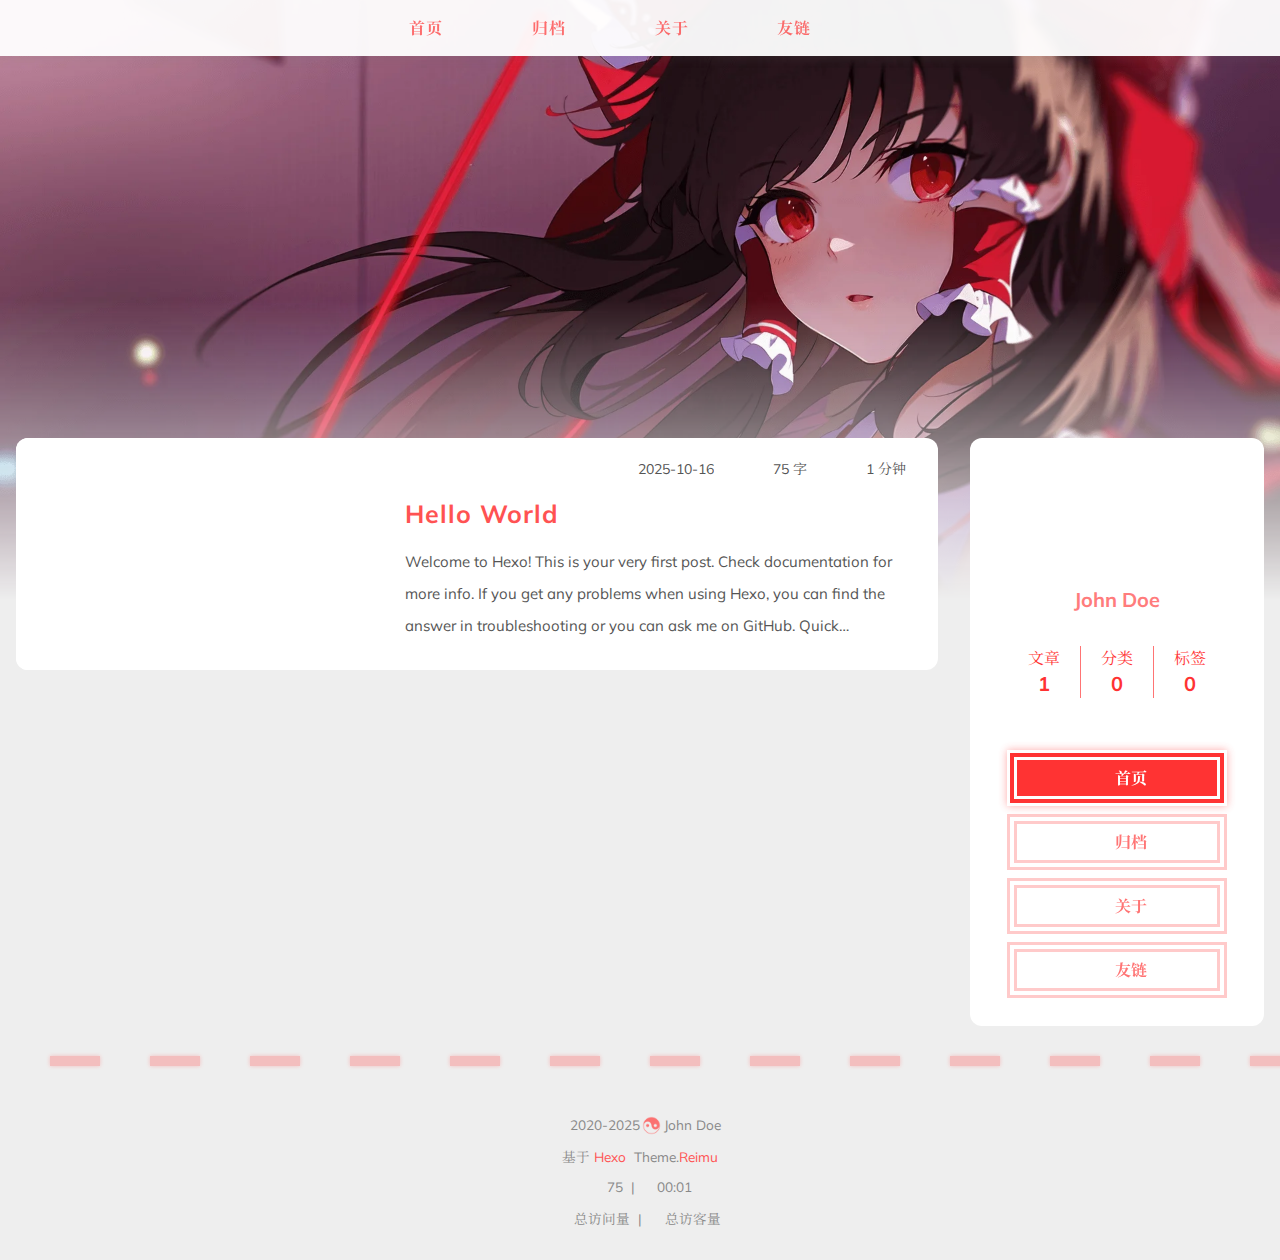
<file: index.html>
<!DOCTYPE html>
  <html lang="zh-CN"  
    
      data-theme-mode="auto"
    
  >
  <head>
  
  <meta charset="utf-8">
  

  

  

  <script>window.REIMU_CONFIG = {};window.REIMU_CONFIG.icon_font = '4552607_4k4bc36ef96';window.REIMU_CONFIG.clipboard_tips = {"success":{"zh-CN":"复制成功 (*^▽^*)"},"fail":{"zh-CN":"复制失败 (ﾟ⊿ﾟ)ﾂ"},"copyright":{"enable":false,"count":50,"license_type":"by-nc-sa"}};window.REIMU_CONFIG.clipboard_tips.copyright.content = '本博客所有文章除特别声明外，均采用 BY-NC-SA 许可协议。转载请注明出处！';window.REIMU_CONFIG.code_block = {"expand":true};window.REIMU_CONFIG.base = 'http://example.com';</script>
  
  <title>
    
    Hexo
  </title>
  <meta name="viewport" content="width=device-width, initial-scale=1, shrink-to-fit=no">
  
  
    <link rel="preconnect" href="https://fonts.gstatic.com/" crossorigin><link rel="preload" as="style" href="https://fonts.googleapis.com/css?family=Mulish:400,400italic,700,700italic%7CNoto%20Serif%20SC:400,400italic,700,700italic&display=swap"><link rel="stylesheet" href="https://fonts.googleapis.com/css?family=Mulish:400,400italic,700,700italic%7CNoto%20Serif%20SC:400,400italic,700,700italic&display=swap" media="print" onload="this.media&#x3D;&#39;all&#39;">
  
  
    <link rel="preload" href="//at.alicdn.com/t/c/font_4552607_4k4bc36ef96.woff2" as="font" type="font/woff2" crossorigin="anonymous">
  
  
    
<link rel="stylesheet" href="/css/loader.css">

  
  
    <meta property="og:type" content="website">
<meta property="og:title" content="Hexo">
<meta property="og:url" content="http://example.com/index.html">
<meta property="og:site_name" content="Hexo">
<meta property="og:locale" content="zh_CN">
<meta property="og:image" content="http://example.com/images/banner.webp">
<meta property="article:author" content="John Doe">
<meta name="twitter:card" content="summary">
<meta name="twitter:image" content="http://example.com/images/banner.webp">
  
  
    <link rel="alternate" href="/atom.xml" title="Hexo" type="application/atom+xml">
  
  
    <link rel="shortcut icon" href="/images/favicon.ico">
  
  
<link rel="stylesheet" href="/css/style.css">

  <link rel="preload" as="style" onload="this.onload&#x3D;null;this.rel&#x3D;&#39;stylesheet&#39;" href="https://npm.webcache.cn/photoswipe@5.4.4/dist/photoswipe.css" integrity="sha384-IfxC36XL&#x2F;toUyJ939C73PcgMuRzAZuIzZxE38drsmO5p6jD7ei+Zx&#x2F;1oA&#x2F;0l8ysE" crossorigin="anonymous">
  
  
  
  
    
<script src="https://npm.webcache.cn/pace-js@1.2.4/pace.min.js" integrity="sha384-k6YtvFUEIuEFBdrLKJ3YAUbBki333tj1CSUisai5Cswsg9wcLNaPzsTHDswp4Az8" crossorigin="anonymous"></script>

  
  
    
<link rel="stylesheet" href="https://npm.webcache.cn/@reimujs/aos@0.1.2/dist/aos.css" integrity="sha384-GMRP93c6Hkz9JVKGAuRR3nTS7M07RwPgTFenXiosjq2VbVgvdDNcz1g6Mkj8AONa" crossorigin="anonymous">

  
  
  
<meta name="generator" content="Hexo 7.3.0"></head>

  <body>
    
    
  <div id='loader'>
    <div class="loading-left-bg loading-bg"></div>
    <div class="loading-right-bg loading-bg"></div>
    <div class="spinner-box">
      <div class="loading-taichi rotate">
        
          <svg width="150" height="150" viewBox="0 0 1024 1024" class="icon" version="1.1" xmlns="https://www.w3.org/2000/svg" shape-rendering="geometricPrecision">
            <path d="M303.5 432A80 80 0 0 1 291.5 592A80 80 0 0 1 303.5 432z" fill="var(--red-1, #ff5252)" />
            <path d="M512 65A447 447 0 0 1 512 959L512 929A417 417 0 0 0 512 95A417 417 0 0 0 512 929L512 959A447 447 0 0 1 512 65z 
           M512 95A417 417 0 0 1 929 512A208.5 208.5 0 0 1 720.5 720.5L720.5 592A80 80 0 0 0 720.5 432A80 80 0 0 0 720.5 592L720.5 720.5A208.5 208.5 0 0 1 512 512A208.5 208.5 0 0 0 303.5 303.5A208.5 208.5 0 0 0 95 512A417 417 0 0 1 512 95z" fill="var(--red-1, #ff5252)" />
          </svg>
        
      </div>
      
      
        
      
      <div class="loading-word">少女祈祷中...</div>
    </div>
  </div>
  </div>
  <script>
    var time = null;
    var loaderEl = document.getElementById('loader');
    var startLoading = () => {
      time = Date.now();
      loaderEl.classList.remove("loading");
    }
    var hideLoader = () => {
      document.body.style.overflow = 'auto';
      loader.classList.add('loading');
    };

    var endLoading = () => {
      if (!time) {
        hideLoader();
      } else {
        if (Date.now() - time > 500) {
          time = null;
          hideLoader();
        } else {
          setTimeout(endLoading, 500 - (Date.now() - time));
          time = null;
        }
      }
    }
    window.addEventListener('DOMContentLoaded', endLoading);
    loaderEl.addEventListener('click', endLoading);
  </script>

<div id="copy-tooltip"></div>
<div id="heatmap-tooltip"></div>


    <div id="container">
      <div id="wrap">
        <div id="header-nav">
  <nav id="main-nav" aria-label="Primary navigation">
    
      
        <span class="main-nav-link-wrap">
          <div class="main-nav-icon icon rotate">
             
              &#xe62b;
             
          </div>
          <a class="main-nav-link" href="/">首页</a>
        </span>
      
        <span class="main-nav-link-wrap">
          <div class="main-nav-icon icon rotate">
             
              &#xe62b;
             
          </div>
          <a class="main-nav-link" href="/archives">归档</a>
        </span>
      
        <span class="main-nav-link-wrap">
          <div class="main-nav-icon icon rotate">
             
              &#xe62b;
             
          </div>
          <a class="main-nav-link" href="/about">关于</a>
        </span>
      
        <span class="main-nav-link-wrap">
          <div class="main-nav-icon icon rotate">
             
              &#xe62b;
             
          </div>
          <a class="main-nav-link" href="/friend">友链</a>
        </span>
      
    
    <a id="main-nav-toggle" class="nav-icon" aria-label="Toggle navigation" role="button"></a>
  </nav>
  <nav id="sub-nav" aria-label="Secondary navigation">
    
      <a id="nav-rss-link" class="nav-icon" href="/atom.xml" title="RSS 订阅" aria-label="RSS 订阅" target="_blank"></a>
    
    
  </nav>
  
</div>
<header id="header" aria-label="Site header">
  
    
      <picture>
        
      </picture>
      
        <img  fetchpriority="high" src="/images/banner.webp" alt="">
      
    
  
  <div id="header-outer">
    <div id="header-title">
      
        
        
          <span id="logo">
            <h1 data-aos="slide-up">Hexo</h1>
          </span>
        
      
      
        
        <h2 id="subtitle-wrap" data-aos="slide-down">
          
        </h2>
      
    </div>
  </div>
</header>

        <div id="content" aria-label="Page content"  class="sidebar-right" >
          <aside id="sidebar" aria-label="Sidebar">
  
  <div class="sidebar-wrapper-container ">
  
    
    
  
 
  <div class="sidebar-wrapper">
    <div class="sidebar-wrap" data-aos="fade-up">
      
        <div class="sidebar-author">
  <img data-src="/avatar/avatar.webp" data-sizes="auto" alt="John Doe" class="lazyload">
  <div class="sidebar-author-name">John Doe</div>
  <div class="sidebar-description"></div>
</div>
<div class="sidebar-state">
  <div class="sidebar-state-article">
    <div>文章</div>
    <div class="sidebar-state-number">1</div>
  </div>
  <div class="sidebar-state-category">
    <div>分类</div>
    <div class="sidebar-state-number">0</div>
  </div>
  <div class="sidebar-state-tag">
    <div>标签</div>
    <div class="sidebar-state-number">0</div>
  </div>
</div>
<div class="sidebar-social">
  
</div>
<div class="sidebar-menu">
  
    
      <div class="sidebar-menu-link-wrap">
        <a class="sidebar-menu-link-dummy" href="/" aria-label="首页"></a>
        <div class="sidebar-menu-icon icon rotate">
          
            &#xe62b;
          
        </div>
        <div class="sidebar-menu-link">首页</div>
      </div>
    
      <div class="sidebar-menu-link-wrap">
        <a class="sidebar-menu-link-dummy" href="/archives" aria-label="归档"></a>
        <div class="sidebar-menu-icon icon rotate">
          
            &#xe62b;
          
        </div>
        <div class="sidebar-menu-link">归档</div>
      </div>
    
      <div class="sidebar-menu-link-wrap">
        <a class="sidebar-menu-link-dummy" href="/about" aria-label="关于"></a>
        <div class="sidebar-menu-icon icon rotate">
          
            &#xe62b;
          
        </div>
        <div class="sidebar-menu-link">关于</div>
      </div>
    
      <div class="sidebar-menu-link-wrap">
        <a class="sidebar-menu-link-dummy" href="/friend" aria-label="友链"></a>
        <div class="sidebar-menu-icon icon rotate">
          
            &#xe62b;
          
        </div>
        <div class="sidebar-menu-link">友链</div>
      </div>
    
  
</div>

      
      
    </div>
  </div>
  
  <div class="sidebar-widget">
  
  </div>
  
  </div>
  
</aside>

          <section id="main" aria-label="Main content">
  
  
    
    
      <div class="post-wrapper">
  <div class="post-wrap left" data-aos="fade-up">
    
      <a class="post-link" href="/2025/10/16/hello-world/" aria-label="Hello World" title="Hello World"></a>
    
    
    <div class="post-cover left">
      
        
        
          <img data-src="/images/banner.webp" data-sizes="auto" alt="Hello World" class="lazyload">
        
      
    </div>
    <div class="post-info">
      <div class="post-meta">
        <span><span class="icon-calendar"></span>2025-10-16</span>
        
        <span><span class="icon-pencil"></span>75 字</span>
        <span><span class="icon-clock"></span>1 分钟</span>
      </div>
      <h2 class="post-title">Hello World</h2>
      <article class="post-article">
        
          Welcome to Hexo! This is your very first post. Check documentation for more info. If you get any problems when using Hexo, you can find the answer in troubleshooting or you can ask me on GitHub.
Quick StartCreate a new post1$ hexo new &amp;quot;My New Post&amp;quot;

More info: Writing
Run server1$ hexo ser
        
      </article>
    </div>
  </div>
</div>
      
    
  



</section>
        </div>
        <footer id="footer" aria-label="Site footer">
  <div style="width: 100%; overflow: hidden">
    <div class="footer-line"></div>
  </div>
  <div id="footer-info">
    
    <div>
      <span class="icon-copyright"></span>
      
      
      
        2020-2025
      
      <span class="footer-info-sep rotate"></span>
      John Doe
    </div>
    
      <div>
        基于&nbsp;<a href="https://hexo.io/" rel="noopener nofollow noreferrer" target="_blank">Hexo</a>&nbsp;
        Theme.<a href="https://github.com/D-Sketon/hexo-theme-reimu" rel="noopener nofollow noreferrer" target="_blank">Reimu</a>
      </div>
    
    
      <div>
        <span class="icon-brush"></span>
        75
        &nbsp;|&nbsp;
        <span class="icon-coffee"></span>
        00:01
      </div>
    
    
    
    
    
      <div>
        <span class="icon-eye"></span>
        <span id="busuanzi_container_site_pv">总访问量&nbsp;<span id="busuanzi_value_site_pv"></span></span>
        &nbsp;|&nbsp;
        <span class="icon-user"></span>
        <span id="busuanzi_container_site_uv">总访客量&nbsp;<span id="busuanzi_value_site_uv"></span></span>
      </div>
    
  </div>
</footer>

        
          <div class="sidebar-top">
            <div class="sidebar-top-taichi rotate"></div>
            <div class="arrow-up"></div>
          </div>
        
        <div id="mask" class="hide"></div>
      </div>
      <nav id="mobile-nav" aria-label="Mobile navigation">
  <div class="sidebar-wrap">
    
      <div class="sidebar-author">
  <img data-src="/avatar/avatar.webp" data-sizes="auto" alt="John Doe" class="lazyload">
  <div class="sidebar-author-name">John Doe</div>
  <div class="sidebar-description"></div>
</div>
<div class="sidebar-state">
  <div class="sidebar-state-article">
    <div>文章</div>
    <div class="sidebar-state-number">1</div>
  </div>
  <div class="sidebar-state-category">
    <div>分类</div>
    <div class="sidebar-state-number">0</div>
  </div>
  <div class="sidebar-state-tag">
    <div>标签</div>
    <div class="sidebar-state-number">0</div>
  </div>
</div>
<div class="sidebar-social">
  
</div>
<div class="sidebar-menu">
  
    
      <div class="sidebar-menu-link-wrap">
        <a class="sidebar-menu-link-dummy" href="/" aria-label="首页"></a>
        <div class="sidebar-menu-icon icon rotate">
          
            &#xe62b;
          
        </div>
        <div class="sidebar-menu-link">首页</div>
      </div>
    
      <div class="sidebar-menu-link-wrap">
        <a class="sidebar-menu-link-dummy" href="/archives" aria-label="归档"></a>
        <div class="sidebar-menu-icon icon rotate">
          
            &#xe62b;
          
        </div>
        <div class="sidebar-menu-link">归档</div>
      </div>
    
      <div class="sidebar-menu-link-wrap">
        <a class="sidebar-menu-link-dummy" href="/about" aria-label="关于"></a>
        <div class="sidebar-menu-icon icon rotate">
          
            &#xe62b;
          
        </div>
        <div class="sidebar-menu-link">关于</div>
      </div>
    
      <div class="sidebar-menu-link-wrap">
        <a class="sidebar-menu-link-dummy" href="/friend" aria-label="友链"></a>
        <div class="sidebar-menu-icon icon rotate">
          
            &#xe62b;
          
        </div>
        <div class="sidebar-menu-link">友链</div>
      </div>
    
  
</div>

    
  </div>
  
</nav>

    </div>
    
    
    
    
<script src="https://npm.webcache.cn/lazysizes@5.3.2/lazysizes.min.js" integrity="sha384-3gT&#x2F;vsepWkfz&#x2F;ff7PpWNUeMzeWoH3cDhm&#x2F;A8jM7ouoAK0&#x2F;fP&#x2F;9bcHHR5kHq2nf+e" crossorigin="anonymous"></script>


<script src="https://npm.webcache.cn/clipboard@2.0.11/dist/clipboard.min.js" integrity="sha384-J08i8An&#x2F;QeARD9ExYpvphB8BsyOj3Gh2TSh1aLINKO3L0cMSH2dN3E22zFoXEi0Q" crossorigin="anonymous"></script>





<script src="/js/script.js"></script>



  
<script src="/js/aos.js"></script>

  <script>
    var aosInit = () => {
      AOS.init({
        duration: 1000,
        easing: "ease",
        once: true,
        offset: 50,
      });
    };
    if (document.readyState === 'loading') {
      document.addEventListener('DOMContentLoaded', aosInit);
    } else {
      aosInit();
    }
  </script>



<script src="/js/pjax_script.js" data-pjax></script>







  
<script src="https://npm.webcache.cn/mouse-firework@0.1.1/dist/index.umd.js" integrity="sha384-8LyaidD9GPxQQgLJO&#x2F;WRw&#x2F;O2h3BoNq&#x2F;ApI&#x2F;ecpvM6RsrCz2qP2ppBXUKihP4V&#x2F;2d" crossorigin="anonymous"></script>

  <script>
    window.firework && window.firework(JSON.parse('{"excludeElements":["a","button"],"particles":[{"shape":"circle","move":["emit"],"easing":"easeOutExpo","colors":["var(--red-1)","var(--red-2)","var(--red-3)","var(--red-4)"],"number":20,"duration":[1200,1800],"shapeOptions":{"radius":[16,32],"alpha":[0.3,0.5]}},{"shape":"circle","move":["diffuse"],"easing":"easeOutExpo","colors":["var(--red-0)"],"number":1,"duration":[1200,1800],"shapeOptions":{"radius":20,"alpha":[0.2,0.5],"lineWidth":6}}]}'))
  </script>










<div id="lazy-script">
  <div>
       
    
    
      
    
    
  </div>
</div>


  <script>
    console.log(String.raw`%c 
 ______     ______     __     __    __     __  __    
/\  == \   /\  ___\   /\ \   /\ "-./  \   /\ \/\ \   
\ \  __<   \ \  __\   \ \ \  \ \ \-./\ \  \ \ \_\ \  
 \ \_\ \_\  \ \_____\  \ \_\  \ \_\ \ \_\  \ \_____\ 
  \/_/ /_/   \/_____/   \/_/   \/_/  \/_/   \/_____/ 
                                                  
`,'color: #ff5252;')
    console.log('%c Theme.Reimu v' + '1.10.1' + ' %c https://github.com/D-Sketon/hexo-theme-reimu ', 'color: white; background: #ff5252; padding:5px 0;', 'padding:4px;border:1px solid #ff5252;')
  </script>
  



  
<script src="https://npm.webcache.cn/busuanzi@2.3.0/bsz.pure.mini.js" integrity="sha384-0M75wtSkhjIInv4coYlaJU83+OypaRCIq2SukQVQX04eGTCBXJDuWAbJet56id+S" crossorigin="anonymous" async></script>




<script>
  if ('serviceWorker' in navigator) {
    navigator.serviceWorker.getRegistrations().then((registrations) => {
      for (let registration of registrations) {
        registration.unregister();
      }
    });
  }
</script>









    
  </body>
  </html>
</file>
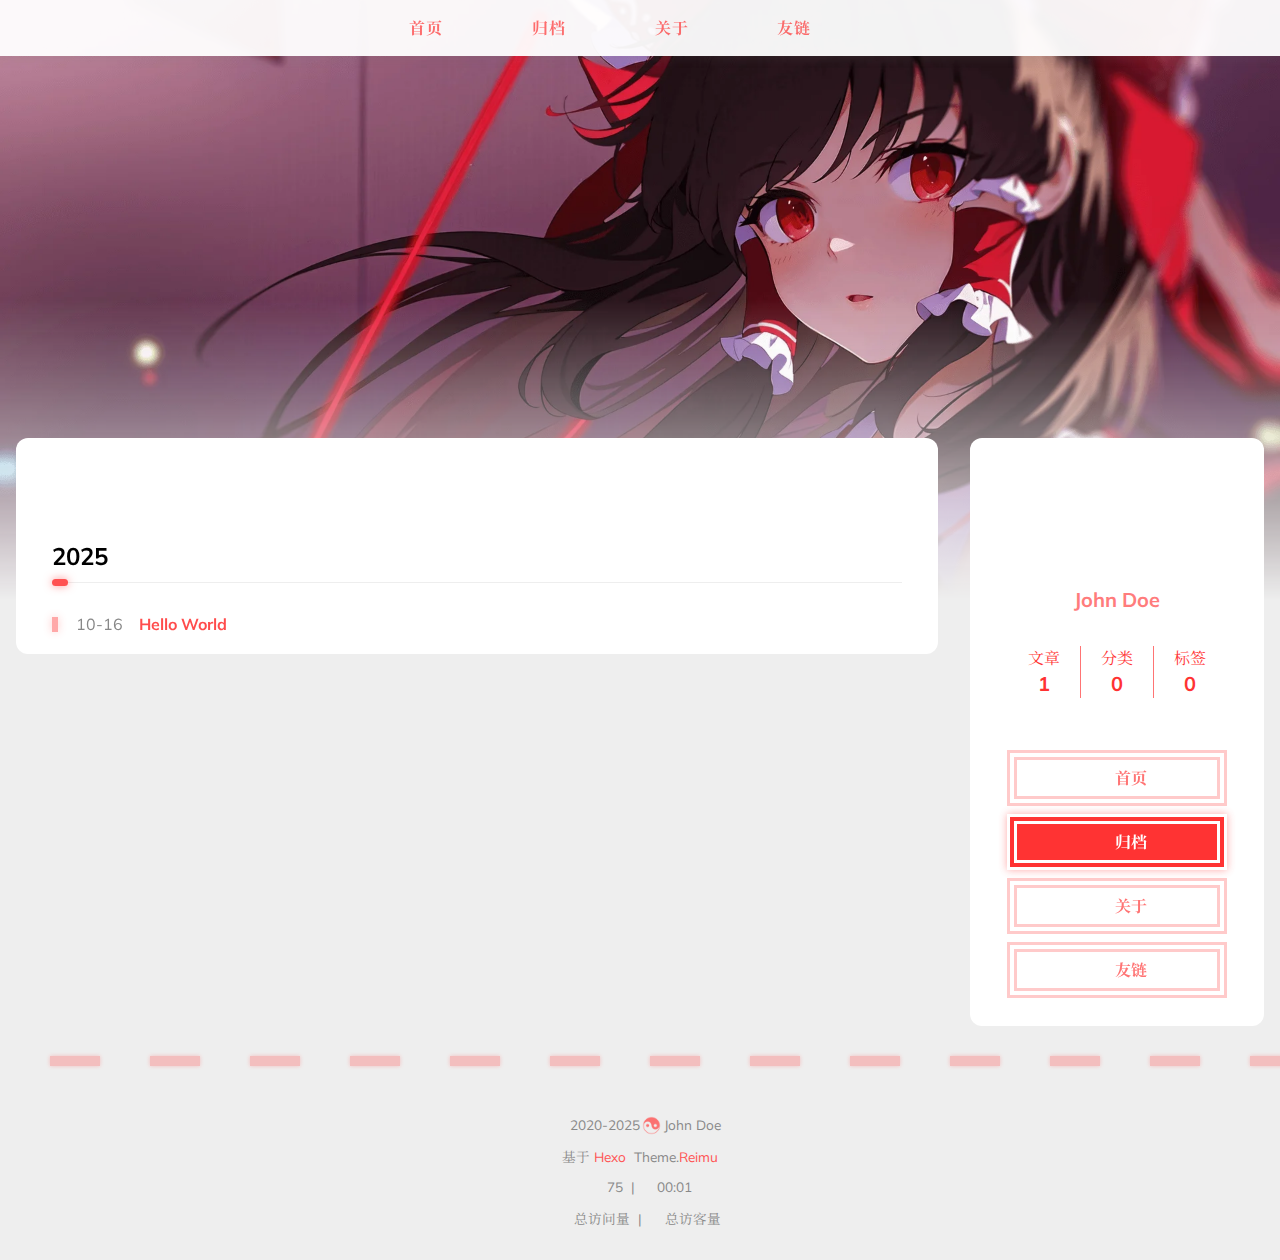
<file: archives/index.html>
<!DOCTYPE html>
  <html lang="zh-CN"  
    
      data-theme-mode="auto"
    
  >
  <head>
  
  <meta charset="utf-8">
  

  

  

  <script>window.REIMU_CONFIG = {};window.REIMU_CONFIG.icon_font = '4552607_4k4bc36ef96';window.REIMU_CONFIG.clipboard_tips = {"success":{"zh-CN":"复制成功 (*^▽^*)"},"fail":{"zh-CN":"复制失败 (ﾟ⊿ﾟ)ﾂ"},"copyright":{"enable":false,"count":50,"license_type":"by-nc-sa"}};window.REIMU_CONFIG.clipboard_tips.copyright.content = '本博客所有文章除特别声明外，均采用 BY-NC-SA 许可协议。转载请注明出处！';window.REIMU_CONFIG.code_block = {"expand":true};window.REIMU_CONFIG.base = 'http://example.com';</script>
  
  <title>
    归档 |
    
    Hexo
  </title>
  <meta name="viewport" content="width=device-width, initial-scale=1, shrink-to-fit=no">
  
  
    <link rel="preconnect" href="https://fonts.gstatic.com/" crossorigin><link rel="preload" as="style" href="https://fonts.googleapis.com/css?family=Mulish:400,400italic,700,700italic%7CNoto%20Serif%20SC:400,400italic,700,700italic&display=swap"><link rel="stylesheet" href="https://fonts.googleapis.com/css?family=Mulish:400,400italic,700,700italic%7CNoto%20Serif%20SC:400,400italic,700,700italic&display=swap" media="print" onload="this.media&#x3D;&#39;all&#39;">
  
  
    <link rel="preload" href="//at.alicdn.com/t/c/font_4552607_4k4bc36ef96.woff2" as="font" type="font/woff2" crossorigin="anonymous">
  
  
    
<link rel="stylesheet" href="/css/loader.css">

  
  
    <meta property="og:type" content="website">
<meta property="og:title" content="Hexo">
<meta property="og:url" content="http://example.com/archives/index.html">
<meta property="og:site_name" content="Hexo">
<meta property="og:locale" content="zh_CN">
<meta property="og:image" content="http://example.com/images/banner.webp">
<meta property="article:author" content="John Doe">
<meta name="twitter:card" content="summary">
<meta name="twitter:image" content="http://example.com/images/banner.webp">
  
  
    <link rel="alternate" href="/atom.xml" title="Hexo" type="application/atom+xml">
  
  
    <link rel="shortcut icon" href="/images/favicon.ico">
  
  
<link rel="stylesheet" href="/css/style.css">

  <link rel="preload" as="style" onload="this.onload&#x3D;null;this.rel&#x3D;&#39;stylesheet&#39;" href="https://npm.webcache.cn/photoswipe@5.4.4/dist/photoswipe.css" integrity="sha384-IfxC36XL&#x2F;toUyJ939C73PcgMuRzAZuIzZxE38drsmO5p6jD7ei+Zx&#x2F;1oA&#x2F;0l8ysE" crossorigin="anonymous">
  
  
  
  
    
<script src="https://npm.webcache.cn/pace-js@1.2.4/pace.min.js" integrity="sha384-k6YtvFUEIuEFBdrLKJ3YAUbBki333tj1CSUisai5Cswsg9wcLNaPzsTHDswp4Az8" crossorigin="anonymous"></script>

  
  
    
<link rel="stylesheet" href="https://npm.webcache.cn/@reimujs/aos@0.1.2/dist/aos.css" integrity="sha384-GMRP93c6Hkz9JVKGAuRR3nTS7M07RwPgTFenXiosjq2VbVgvdDNcz1g6Mkj8AONa" crossorigin="anonymous">

  
  
  
<meta name="generator" content="Hexo 7.3.0"></head>

  <body>
    
    
  <div id='loader'>
    <div class="loading-left-bg loading-bg"></div>
    <div class="loading-right-bg loading-bg"></div>
    <div class="spinner-box">
      <div class="loading-taichi rotate">
        
          <svg width="150" height="150" viewBox="0 0 1024 1024" class="icon" version="1.1" xmlns="https://www.w3.org/2000/svg" shape-rendering="geometricPrecision">
            <path d="M303.5 432A80 80 0 0 1 291.5 592A80 80 0 0 1 303.5 432z" fill="var(--red-1, #ff5252)" />
            <path d="M512 65A447 447 0 0 1 512 959L512 929A417 417 0 0 0 512 95A417 417 0 0 0 512 929L512 959A447 447 0 0 1 512 65z 
           M512 95A417 417 0 0 1 929 512A208.5 208.5 0 0 1 720.5 720.5L720.5 592A80 80 0 0 0 720.5 432A80 80 0 0 0 720.5 592L720.5 720.5A208.5 208.5 0 0 1 512 512A208.5 208.5 0 0 0 303.5 303.5A208.5 208.5 0 0 0 95 512A417 417 0 0 1 512 95z" fill="var(--red-1, #ff5252)" />
          </svg>
        
      </div>
      
      
        
      
      <div class="loading-word">少女祈祷中...</div>
    </div>
  </div>
  </div>
  <script>
    var time = null;
    var loaderEl = document.getElementById('loader');
    var startLoading = () => {
      time = Date.now();
      loaderEl.classList.remove("loading");
    }
    var hideLoader = () => {
      document.body.style.overflow = 'auto';
      loader.classList.add('loading');
    };

    var endLoading = () => {
      if (!time) {
        hideLoader();
      } else {
        if (Date.now() - time > 500) {
          time = null;
          hideLoader();
        } else {
          setTimeout(endLoading, 500 - (Date.now() - time));
          time = null;
        }
      }
    }
    window.addEventListener('DOMContentLoaded', endLoading);
    loaderEl.addEventListener('click', endLoading);
  </script>

<div id="copy-tooltip"></div>
<div id="heatmap-tooltip"></div>


    <div id="container">
      <div id="wrap">
        <div id="header-nav">
  <nav id="main-nav" aria-label="Primary navigation">
    
      
        <span class="main-nav-link-wrap">
          <div class="main-nav-icon icon rotate">
             
              &#xe62b;
             
          </div>
          <a class="main-nav-link" href="/">首页</a>
        </span>
      
        <span class="main-nav-link-wrap">
          <div class="main-nav-icon icon rotate">
             
              &#xe62b;
             
          </div>
          <a class="main-nav-link" href="/archives">归档</a>
        </span>
      
        <span class="main-nav-link-wrap">
          <div class="main-nav-icon icon rotate">
             
              &#xe62b;
             
          </div>
          <a class="main-nav-link" href="/about">关于</a>
        </span>
      
        <span class="main-nav-link-wrap">
          <div class="main-nav-icon icon rotate">
             
              &#xe62b;
             
          </div>
          <a class="main-nav-link" href="/friend">友链</a>
        </span>
      
    
    <a id="main-nav-toggle" class="nav-icon" aria-label="Toggle navigation" role="button"></a>
  </nav>
  <nav id="sub-nav" aria-label="Secondary navigation">
    
      <a id="nav-rss-link" class="nav-icon" href="/atom.xml" title="RSS 订阅" aria-label="RSS 订阅" target="_blank"></a>
    
    
  </nav>
  
</div>
<header id="header" aria-label="Site header">
  
    
      <picture>
        
      </picture>
      
        <img  fetchpriority="high" src="/images/banner.webp" alt="">
      
    
  
  <div id="header-outer">
    <div id="header-title">
      
        
        
          <span id="logo">
            <h1 data-aos="slide-up">归档</h1>
          </span>
        
      
      
        
        <h2 id="subtitle-wrap" data-aos="slide-down">
          
        </h2>
      
    </div>
  </div>
</header>

        <div id="content" aria-label="Page content"  class="sidebar-right" >
          <aside id="sidebar" aria-label="Sidebar">
  
  <div class="sidebar-wrapper-container ">
  
    
    
  
 
  <div class="sidebar-wrapper">
    <div class="sidebar-wrap" data-aos="fade-up">
      
        <div class="sidebar-author">
  <img data-src="/avatar/avatar.webp" data-sizes="auto" alt="John Doe" class="lazyload">
  <div class="sidebar-author-name">John Doe</div>
  <div class="sidebar-description"></div>
</div>
<div class="sidebar-state">
  <div class="sidebar-state-article">
    <div>文章</div>
    <div class="sidebar-state-number">1</div>
  </div>
  <div class="sidebar-state-category">
    <div>分类</div>
    <div class="sidebar-state-number">0</div>
  </div>
  <div class="sidebar-state-tag">
    <div>标签</div>
    <div class="sidebar-state-number">0</div>
  </div>
</div>
<div class="sidebar-social">
  
</div>
<div class="sidebar-menu">
  
    
      <div class="sidebar-menu-link-wrap">
        <a class="sidebar-menu-link-dummy" href="/" aria-label="首页"></a>
        <div class="sidebar-menu-icon icon rotate">
          
            &#xe62b;
          
        </div>
        <div class="sidebar-menu-link">首页</div>
      </div>
    
      <div class="sidebar-menu-link-wrap">
        <a class="sidebar-menu-link-dummy" href="/archives" aria-label="归档"></a>
        <div class="sidebar-menu-icon icon rotate">
          
            &#xe62b;
          
        </div>
        <div class="sidebar-menu-link">归档</div>
      </div>
    
      <div class="sidebar-menu-link-wrap">
        <a class="sidebar-menu-link-dummy" href="/about" aria-label="关于"></a>
        <div class="sidebar-menu-icon icon rotate">
          
            &#xe62b;
          
        </div>
        <div class="sidebar-menu-link">关于</div>
      </div>
    
      <div class="sidebar-menu-link-wrap">
        <a class="sidebar-menu-link-dummy" href="/friend" aria-label="友链"></a>
        <div class="sidebar-menu-icon icon rotate">
          
            &#xe62b;
          
        </div>
        <div class="sidebar-menu-link">友链</div>
      </div>
    
  
</div>

      
      
    </div>
  </div>
  
  <div class="sidebar-widget">
  
  </div>
  
  </div>
  
</aside>

          <section id="main" aria-label="Main content">
<div class="archives-outer-wrap" data-aos="fade-up">
  
    <div class="tag-wrap">
  
</div>
<div class="category-wrap">
  
</div>
  
  
    
    
    
      
      
        
        
        <section class="archives-wrap" data-aos="fade-up">
          <div class="archive-year-wrap">
            <a href="/archives/2025" class="archive-year">2025</a>
          </div>
          <ul>
            
            <li class="archive-article">
  <div class="archive-article-date">
    <span>
      <time class="dt-published" datetime="2025-10-16T07:38:38.926Z" itemprop="datePublished">10-16</time>
    </span>
  </div>
  
    <a class="archive-article-title" href="/2025/10/16/hello-world/">Hello World</a>
  
</li>

            
            
          </ul>
        </section>
    
  
  </div>



</section>
        </div>
        <footer id="footer" aria-label="Site footer">
  <div style="width: 100%; overflow: hidden">
    <div class="footer-line"></div>
  </div>
  <div id="footer-info">
    
    <div>
      <span class="icon-copyright"></span>
      
      
      
        2020-2025
      
      <span class="footer-info-sep rotate"></span>
      John Doe
    </div>
    
      <div>
        基于&nbsp;<a href="https://hexo.io/" rel="noopener nofollow noreferrer" target="_blank">Hexo</a>&nbsp;
        Theme.<a href="https://github.com/D-Sketon/hexo-theme-reimu" rel="noopener nofollow noreferrer" target="_blank">Reimu</a>
      </div>
    
    
      <div>
        <span class="icon-brush"></span>
        75
        &nbsp;|&nbsp;
        <span class="icon-coffee"></span>
        00:01
      </div>
    
    
    
    
    
      <div>
        <span class="icon-eye"></span>
        <span id="busuanzi_container_site_pv">总访问量&nbsp;<span id="busuanzi_value_site_pv"></span></span>
        &nbsp;|&nbsp;
        <span class="icon-user"></span>
        <span id="busuanzi_container_site_uv">总访客量&nbsp;<span id="busuanzi_value_site_uv"></span></span>
      </div>
    
  </div>
</footer>

        
          <div class="sidebar-top">
            <div class="sidebar-top-taichi rotate"></div>
            <div class="arrow-up"></div>
          </div>
        
        <div id="mask" class="hide"></div>
      </div>
      <nav id="mobile-nav" aria-label="Mobile navigation">
  <div class="sidebar-wrap">
    
      <div class="sidebar-author">
  <img data-src="/avatar/avatar.webp" data-sizes="auto" alt="John Doe" class="lazyload">
  <div class="sidebar-author-name">John Doe</div>
  <div class="sidebar-description"></div>
</div>
<div class="sidebar-state">
  <div class="sidebar-state-article">
    <div>文章</div>
    <div class="sidebar-state-number">1</div>
  </div>
  <div class="sidebar-state-category">
    <div>分类</div>
    <div class="sidebar-state-number">0</div>
  </div>
  <div class="sidebar-state-tag">
    <div>标签</div>
    <div class="sidebar-state-number">0</div>
  </div>
</div>
<div class="sidebar-social">
  
</div>
<div class="sidebar-menu">
  
    
      <div class="sidebar-menu-link-wrap">
        <a class="sidebar-menu-link-dummy" href="/" aria-label="首页"></a>
        <div class="sidebar-menu-icon icon rotate">
          
            &#xe62b;
          
        </div>
        <div class="sidebar-menu-link">首页</div>
      </div>
    
      <div class="sidebar-menu-link-wrap">
        <a class="sidebar-menu-link-dummy" href="/archives" aria-label="归档"></a>
        <div class="sidebar-menu-icon icon rotate">
          
            &#xe62b;
          
        </div>
        <div class="sidebar-menu-link">归档</div>
      </div>
    
      <div class="sidebar-menu-link-wrap">
        <a class="sidebar-menu-link-dummy" href="/about" aria-label="关于"></a>
        <div class="sidebar-menu-icon icon rotate">
          
            &#xe62b;
          
        </div>
        <div class="sidebar-menu-link">关于</div>
      </div>
    
      <div class="sidebar-menu-link-wrap">
        <a class="sidebar-menu-link-dummy" href="/friend" aria-label="友链"></a>
        <div class="sidebar-menu-icon icon rotate">
          
            &#xe62b;
          
        </div>
        <div class="sidebar-menu-link">友链</div>
      </div>
    
  
</div>

    
  </div>
  
</nav>

    </div>
    
    
    
    
<script src="https://npm.webcache.cn/lazysizes@5.3.2/lazysizes.min.js" integrity="sha384-3gT&#x2F;vsepWkfz&#x2F;ff7PpWNUeMzeWoH3cDhm&#x2F;A8jM7ouoAK0&#x2F;fP&#x2F;9bcHHR5kHq2nf+e" crossorigin="anonymous"></script>


<script src="https://npm.webcache.cn/clipboard@2.0.11/dist/clipboard.min.js" integrity="sha384-J08i8An&#x2F;QeARD9ExYpvphB8BsyOj3Gh2TSh1aLINKO3L0cMSH2dN3E22zFoXEi0Q" crossorigin="anonymous"></script>





<script src="/js/script.js"></script>



  
<script src="/js/aos.js"></script>

  <script>
    var aosInit = () => {
      AOS.init({
        duration: 1000,
        easing: "ease",
        once: true,
        offset: 50,
      });
    };
    if (document.readyState === 'loading') {
      document.addEventListener('DOMContentLoaded', aosInit);
    } else {
      aosInit();
    }
  </script>



<script src="/js/pjax_script.js" data-pjax></script>







  
<script src="https://npm.webcache.cn/mouse-firework@0.1.1/dist/index.umd.js" integrity="sha384-8LyaidD9GPxQQgLJO&#x2F;WRw&#x2F;O2h3BoNq&#x2F;ApI&#x2F;ecpvM6RsrCz2qP2ppBXUKihP4V&#x2F;2d" crossorigin="anonymous"></script>

  <script>
    window.firework && window.firework(JSON.parse('{"excludeElements":["a","button"],"particles":[{"shape":"circle","move":["emit"],"easing":"easeOutExpo","colors":["var(--red-1)","var(--red-2)","var(--red-3)","var(--red-4)"],"number":20,"duration":[1200,1800],"shapeOptions":{"radius":[16,32],"alpha":[0.3,0.5]}},{"shape":"circle","move":["diffuse"],"easing":"easeOutExpo","colors":["var(--red-0)"],"number":1,"duration":[1200,1800],"shapeOptions":{"radius":20,"alpha":[0.2,0.5],"lineWidth":6}}]}'))
  </script>










<div id="lazy-script">
  <div>
       
    
    
      
    
    
  </div>
</div>


  <script>
    console.log(String.raw`%c 
 ______     ______     __     __    __     __  __    
/\  == \   /\  ___\   /\ \   /\ "-./  \   /\ \/\ \   
\ \  __<   \ \  __\   \ \ \  \ \ \-./\ \  \ \ \_\ \  
 \ \_\ \_\  \ \_____\  \ \_\  \ \_\ \ \_\  \ \_____\ 
  \/_/ /_/   \/_____/   \/_/   \/_/  \/_/   \/_____/ 
                                                  
`,'color: #ff5252;')
    console.log('%c Theme.Reimu v' + '1.10.1' + ' %c https://github.com/D-Sketon/hexo-theme-reimu ', 'color: white; background: #ff5252; padding:5px 0;', 'padding:4px;border:1px solid #ff5252;')
  </script>
  



  
<script src="https://npm.webcache.cn/busuanzi@2.3.0/bsz.pure.mini.js" integrity="sha384-0M75wtSkhjIInv4coYlaJU83+OypaRCIq2SukQVQX04eGTCBXJDuWAbJet56id+S" crossorigin="anonymous" async></script>




<script>
  if ('serviceWorker' in navigator) {
    navigator.serviceWorker.getRegistrations().then((registrations) => {
      for (let registration of registrations) {
        registration.unregister();
      }
    });
  }
</script>









    
  </body>
  </html>
</file>
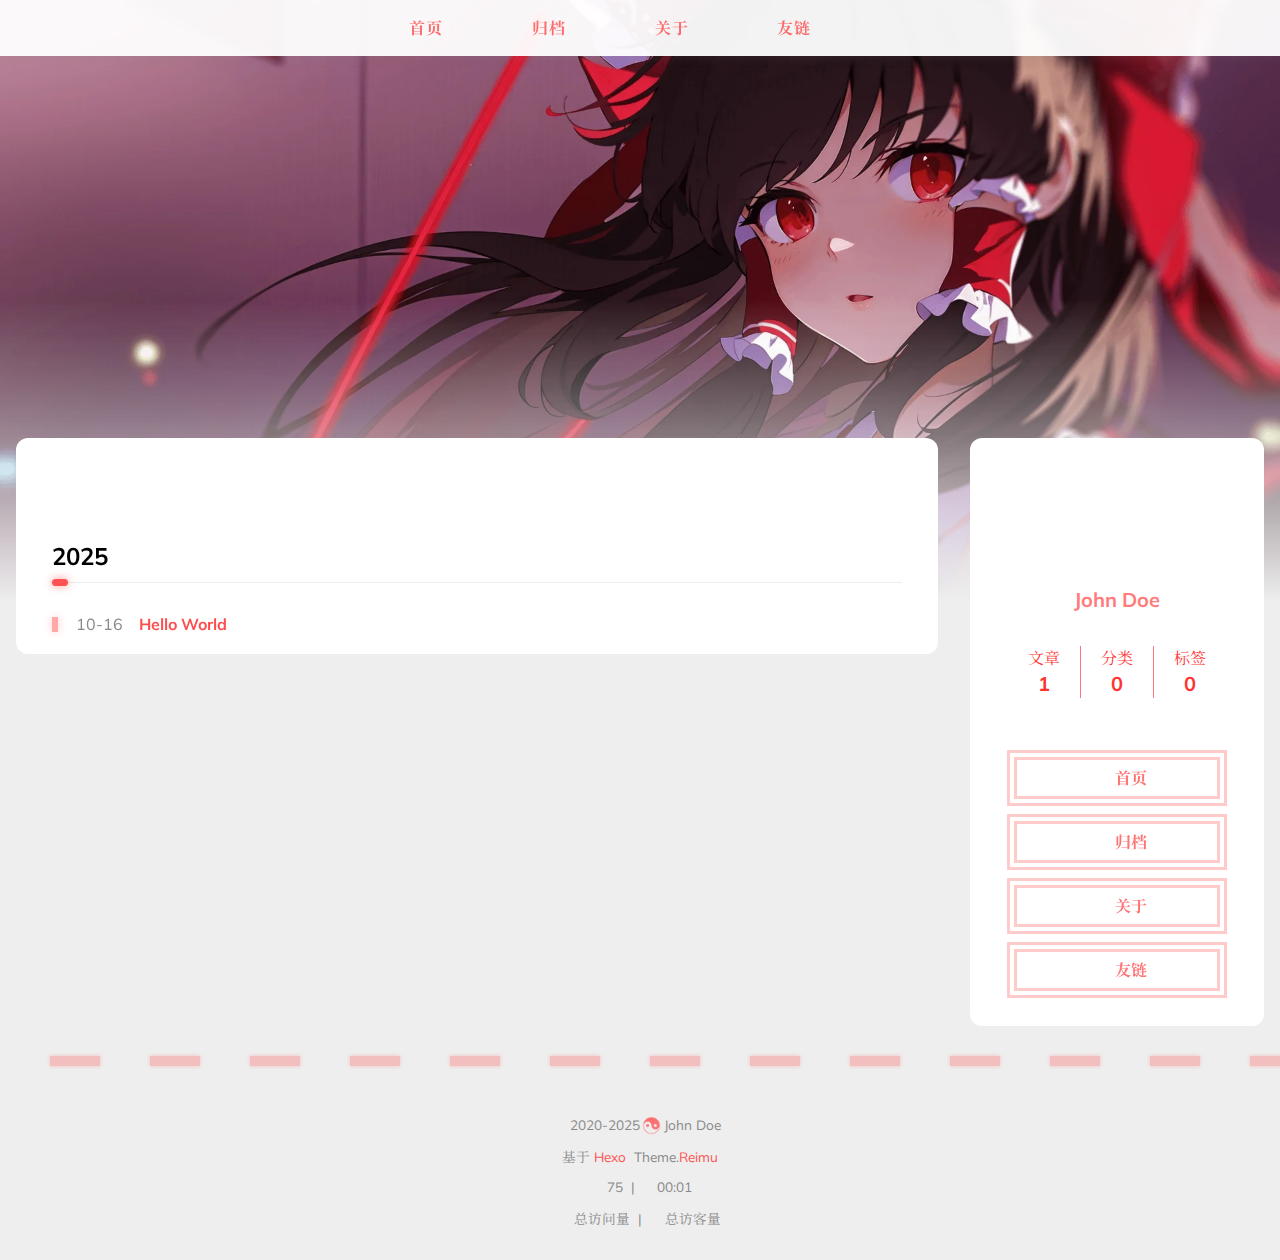
<file: archives/2025/index.html>
<!DOCTYPE html>
  <html lang="zh-CN"  
    
      data-theme-mode="auto"
    
  >
  <head>
  
  <meta charset="utf-8">
  

  

  

  <script>window.REIMU_CONFIG = {};window.REIMU_CONFIG.icon_font = '4552607_4k4bc36ef96';window.REIMU_CONFIG.clipboard_tips = {"success":{"zh-CN":"复制成功 (*^▽^*)"},"fail":{"zh-CN":"复制失败 (ﾟ⊿ﾟ)ﾂ"},"copyright":{"enable":false,"count":50,"license_type":"by-nc-sa"}};window.REIMU_CONFIG.clipboard_tips.copyright.content = '本博客所有文章除特别声明外，均采用 BY-NC-SA 许可协议。转载请注明出处！';window.REIMU_CONFIG.code_block = {"expand":true};window.REIMU_CONFIG.base = 'http://example.com';</script>
  
  <title>
    归档: 2025 |
    
    Hexo
  </title>
  <meta name="viewport" content="width=device-width, initial-scale=1, shrink-to-fit=no">
  
  
    <link rel="preconnect" href="https://fonts.gstatic.com/" crossorigin><link rel="preload" as="style" href="https://fonts.googleapis.com/css?family=Mulish:400,400italic,700,700italic%7CNoto%20Serif%20SC:400,400italic,700,700italic&display=swap"><link rel="stylesheet" href="https://fonts.googleapis.com/css?family=Mulish:400,400italic,700,700italic%7CNoto%20Serif%20SC:400,400italic,700,700italic&display=swap" media="print" onload="this.media&#x3D;&#39;all&#39;">
  
  
    <link rel="preload" href="//at.alicdn.com/t/c/font_4552607_4k4bc36ef96.woff2" as="font" type="font/woff2" crossorigin="anonymous">
  
  
    
<link rel="stylesheet" href="/css/loader.css">

  
  
    <meta property="og:type" content="website">
<meta property="og:title" content="Hexo">
<meta property="og:url" content="http://example.com/archives/2025/index.html">
<meta property="og:site_name" content="Hexo">
<meta property="og:locale" content="zh_CN">
<meta property="og:image" content="http://example.com/images/banner.webp">
<meta property="article:author" content="John Doe">
<meta name="twitter:card" content="summary">
<meta name="twitter:image" content="http://example.com/images/banner.webp">
  
  
    <link rel="alternate" href="/atom.xml" title="Hexo" type="application/atom+xml">
  
  
    <link rel="shortcut icon" href="/images/favicon.ico">
  
  
<link rel="stylesheet" href="/css/style.css">

  <link rel="preload" as="style" onload="this.onload&#x3D;null;this.rel&#x3D;&#39;stylesheet&#39;" href="https://npm.webcache.cn/photoswipe@5.4.4/dist/photoswipe.css" integrity="sha384-IfxC36XL&#x2F;toUyJ939C73PcgMuRzAZuIzZxE38drsmO5p6jD7ei+Zx&#x2F;1oA&#x2F;0l8ysE" crossorigin="anonymous">
  
  
  
  
    
<script src="https://npm.webcache.cn/pace-js@1.2.4/pace.min.js" integrity="sha384-k6YtvFUEIuEFBdrLKJ3YAUbBki333tj1CSUisai5Cswsg9wcLNaPzsTHDswp4Az8" crossorigin="anonymous"></script>

  
  
    
<link rel="stylesheet" href="https://npm.webcache.cn/@reimujs/aos@0.1.2/dist/aos.css" integrity="sha384-GMRP93c6Hkz9JVKGAuRR3nTS7M07RwPgTFenXiosjq2VbVgvdDNcz1g6Mkj8AONa" crossorigin="anonymous">

  
  
  
<meta name="generator" content="Hexo 7.3.0"></head>

  <body>
    
    
  <div id='loader'>
    <div class="loading-left-bg loading-bg"></div>
    <div class="loading-right-bg loading-bg"></div>
    <div class="spinner-box">
      <div class="loading-taichi rotate">
        
          <svg width="150" height="150" viewBox="0 0 1024 1024" class="icon" version="1.1" xmlns="https://www.w3.org/2000/svg" shape-rendering="geometricPrecision">
            <path d="M303.5 432A80 80 0 0 1 291.5 592A80 80 0 0 1 303.5 432z" fill="var(--red-1, #ff5252)" />
            <path d="M512 65A447 447 0 0 1 512 959L512 929A417 417 0 0 0 512 95A417 417 0 0 0 512 929L512 959A447 447 0 0 1 512 65z 
           M512 95A417 417 0 0 1 929 512A208.5 208.5 0 0 1 720.5 720.5L720.5 592A80 80 0 0 0 720.5 432A80 80 0 0 0 720.5 592L720.5 720.5A208.5 208.5 0 0 1 512 512A208.5 208.5 0 0 0 303.5 303.5A208.5 208.5 0 0 0 95 512A417 417 0 0 1 512 95z" fill="var(--red-1, #ff5252)" />
          </svg>
        
      </div>
      
      
        
      
      <div class="loading-word">少女祈祷中...</div>
    </div>
  </div>
  </div>
  <script>
    var time = null;
    var loaderEl = document.getElementById('loader');
    var startLoading = () => {
      time = Date.now();
      loaderEl.classList.remove("loading");
    }
    var hideLoader = () => {
      document.body.style.overflow = 'auto';
      loader.classList.add('loading');
    };

    var endLoading = () => {
      if (!time) {
        hideLoader();
      } else {
        if (Date.now() - time > 500) {
          time = null;
          hideLoader();
        } else {
          setTimeout(endLoading, 500 - (Date.now() - time));
          time = null;
        }
      }
    }
    window.addEventListener('DOMContentLoaded', endLoading);
    loaderEl.addEventListener('click', endLoading);
  </script>

<div id="copy-tooltip"></div>
<div id="heatmap-tooltip"></div>


    <div id="container">
      <div id="wrap">
        <div id="header-nav">
  <nav id="main-nav" aria-label="Primary navigation">
    
      
        <span class="main-nav-link-wrap">
          <div class="main-nav-icon icon rotate">
             
              &#xe62b;
             
          </div>
          <a class="main-nav-link" href="/">首页</a>
        </span>
      
        <span class="main-nav-link-wrap">
          <div class="main-nav-icon icon rotate">
             
              &#xe62b;
             
          </div>
          <a class="main-nav-link" href="/archives">归档</a>
        </span>
      
        <span class="main-nav-link-wrap">
          <div class="main-nav-icon icon rotate">
             
              &#xe62b;
             
          </div>
          <a class="main-nav-link" href="/about">关于</a>
        </span>
      
        <span class="main-nav-link-wrap">
          <div class="main-nav-icon icon rotate">
             
              &#xe62b;
             
          </div>
          <a class="main-nav-link" href="/friend">友链</a>
        </span>
      
    
    <a id="main-nav-toggle" class="nav-icon" aria-label="Toggle navigation" role="button"></a>
  </nav>
  <nav id="sub-nav" aria-label="Secondary navigation">
    
      <a id="nav-rss-link" class="nav-icon" href="/atom.xml" title="RSS 订阅" aria-label="RSS 订阅" target="_blank"></a>
    
    
  </nav>
  
</div>
<header id="header" aria-label="Site header">
  
    
      <picture>
        
      </picture>
      
        <img  fetchpriority="high" src="/images/banner.webp" alt="">
      
    
  
  <div id="header-outer">
    <div id="header-title">
      
        
        
          <span id="logo">
            <h1 data-aos="slide-up">归档</h1>
          </span>
        
      
      
        
        <h2 id="subtitle-wrap" data-aos="slide-down">
          
            <span id="subtitle">2025</span>
          
        </h2>
      
    </div>
  </div>
</header>

        <div id="content" aria-label="Page content"  class="sidebar-right" >
          <aside id="sidebar" aria-label="Sidebar">
  
  <div class="sidebar-wrapper-container ">
  
    
    
  
 
  <div class="sidebar-wrapper">
    <div class="sidebar-wrap" data-aos="fade-up">
      
        <div class="sidebar-author">
  <img data-src="/avatar/avatar.webp" data-sizes="auto" alt="John Doe" class="lazyload">
  <div class="sidebar-author-name">John Doe</div>
  <div class="sidebar-description"></div>
</div>
<div class="sidebar-state">
  <div class="sidebar-state-article">
    <div>文章</div>
    <div class="sidebar-state-number">1</div>
  </div>
  <div class="sidebar-state-category">
    <div>分类</div>
    <div class="sidebar-state-number">0</div>
  </div>
  <div class="sidebar-state-tag">
    <div>标签</div>
    <div class="sidebar-state-number">0</div>
  </div>
</div>
<div class="sidebar-social">
  
</div>
<div class="sidebar-menu">
  
    
      <div class="sidebar-menu-link-wrap">
        <a class="sidebar-menu-link-dummy" href="/" aria-label="首页"></a>
        <div class="sidebar-menu-icon icon rotate">
          
            &#xe62b;
          
        </div>
        <div class="sidebar-menu-link">首页</div>
      </div>
    
      <div class="sidebar-menu-link-wrap">
        <a class="sidebar-menu-link-dummy" href="/archives" aria-label="归档"></a>
        <div class="sidebar-menu-icon icon rotate">
          
            &#xe62b;
          
        </div>
        <div class="sidebar-menu-link">归档</div>
      </div>
    
      <div class="sidebar-menu-link-wrap">
        <a class="sidebar-menu-link-dummy" href="/about" aria-label="关于"></a>
        <div class="sidebar-menu-icon icon rotate">
          
            &#xe62b;
          
        </div>
        <div class="sidebar-menu-link">关于</div>
      </div>
    
      <div class="sidebar-menu-link-wrap">
        <a class="sidebar-menu-link-dummy" href="/friend" aria-label="友链"></a>
        <div class="sidebar-menu-icon icon rotate">
          
            &#xe62b;
          
        </div>
        <div class="sidebar-menu-link">友链</div>
      </div>
    
  
</div>

      
      
    </div>
  </div>
  
  <div class="sidebar-widget">
  
  </div>
  
  </div>
  
</aside>

          <section id="main" aria-label="Main content">
<div class="archives-outer-wrap" data-aos="fade-up">
  
    <div class="tag-wrap">
  
</div>
<div class="category-wrap">
  
</div>
  
  
    
    
    
      
      
        
        
        <section class="archives-wrap" data-aos="fade-up">
          <div class="archive-year-wrap">
            <a href="/archives/2025" class="archive-year">2025</a>
          </div>
          <ul>
            
            <li class="archive-article">
  <div class="archive-article-date">
    <span>
      <time class="dt-published" datetime="2025-10-16T07:38:38.926Z" itemprop="datePublished">10-16</time>
    </span>
  </div>
  
    <a class="archive-article-title" href="/2025/10/16/hello-world/">Hello World</a>
  
</li>

            
            
          </ul>
        </section>
    
  
  </div>



</section>
        </div>
        <footer id="footer" aria-label="Site footer">
  <div style="width: 100%; overflow: hidden">
    <div class="footer-line"></div>
  </div>
  <div id="footer-info">
    
    <div>
      <span class="icon-copyright"></span>
      
      
      
        2020-2025
      
      <span class="footer-info-sep rotate"></span>
      John Doe
    </div>
    
      <div>
        基于&nbsp;<a href="https://hexo.io/" rel="noopener nofollow noreferrer" target="_blank">Hexo</a>&nbsp;
        Theme.<a href="https://github.com/D-Sketon/hexo-theme-reimu" rel="noopener nofollow noreferrer" target="_blank">Reimu</a>
      </div>
    
    
      <div>
        <span class="icon-brush"></span>
        75
        &nbsp;|&nbsp;
        <span class="icon-coffee"></span>
        00:01
      </div>
    
    
    
    
    
      <div>
        <span class="icon-eye"></span>
        <span id="busuanzi_container_site_pv">总访问量&nbsp;<span id="busuanzi_value_site_pv"></span></span>
        &nbsp;|&nbsp;
        <span class="icon-user"></span>
        <span id="busuanzi_container_site_uv">总访客量&nbsp;<span id="busuanzi_value_site_uv"></span></span>
      </div>
    
  </div>
</footer>

        
          <div class="sidebar-top">
            <div class="sidebar-top-taichi rotate"></div>
            <div class="arrow-up"></div>
          </div>
        
        <div id="mask" class="hide"></div>
      </div>
      <nav id="mobile-nav" aria-label="Mobile navigation">
  <div class="sidebar-wrap">
    
      <div class="sidebar-author">
  <img data-src="/avatar/avatar.webp" data-sizes="auto" alt="John Doe" class="lazyload">
  <div class="sidebar-author-name">John Doe</div>
  <div class="sidebar-description"></div>
</div>
<div class="sidebar-state">
  <div class="sidebar-state-article">
    <div>文章</div>
    <div class="sidebar-state-number">1</div>
  </div>
  <div class="sidebar-state-category">
    <div>分类</div>
    <div class="sidebar-state-number">0</div>
  </div>
  <div class="sidebar-state-tag">
    <div>标签</div>
    <div class="sidebar-state-number">0</div>
  </div>
</div>
<div class="sidebar-social">
  
</div>
<div class="sidebar-menu">
  
    
      <div class="sidebar-menu-link-wrap">
        <a class="sidebar-menu-link-dummy" href="/" aria-label="首页"></a>
        <div class="sidebar-menu-icon icon rotate">
          
            &#xe62b;
          
        </div>
        <div class="sidebar-menu-link">首页</div>
      </div>
    
      <div class="sidebar-menu-link-wrap">
        <a class="sidebar-menu-link-dummy" href="/archives" aria-label="归档"></a>
        <div class="sidebar-menu-icon icon rotate">
          
            &#xe62b;
          
        </div>
        <div class="sidebar-menu-link">归档</div>
      </div>
    
      <div class="sidebar-menu-link-wrap">
        <a class="sidebar-menu-link-dummy" href="/about" aria-label="关于"></a>
        <div class="sidebar-menu-icon icon rotate">
          
            &#xe62b;
          
        </div>
        <div class="sidebar-menu-link">关于</div>
      </div>
    
      <div class="sidebar-menu-link-wrap">
        <a class="sidebar-menu-link-dummy" href="/friend" aria-label="友链"></a>
        <div class="sidebar-menu-icon icon rotate">
          
            &#xe62b;
          
        </div>
        <div class="sidebar-menu-link">友链</div>
      </div>
    
  
</div>

    
  </div>
  
</nav>

    </div>
    
    
    
    
<script src="https://npm.webcache.cn/lazysizes@5.3.2/lazysizes.min.js" integrity="sha384-3gT&#x2F;vsepWkfz&#x2F;ff7PpWNUeMzeWoH3cDhm&#x2F;A8jM7ouoAK0&#x2F;fP&#x2F;9bcHHR5kHq2nf+e" crossorigin="anonymous"></script>


<script src="https://npm.webcache.cn/clipboard@2.0.11/dist/clipboard.min.js" integrity="sha384-J08i8An&#x2F;QeARD9ExYpvphB8BsyOj3Gh2TSh1aLINKO3L0cMSH2dN3E22zFoXEi0Q" crossorigin="anonymous"></script>





<script src="/js/script.js"></script>



  
<script src="/js/aos.js"></script>

  <script>
    var aosInit = () => {
      AOS.init({
        duration: 1000,
        easing: "ease",
        once: true,
        offset: 50,
      });
    };
    if (document.readyState === 'loading') {
      document.addEventListener('DOMContentLoaded', aosInit);
    } else {
      aosInit();
    }
  </script>



<script src="/js/pjax_script.js" data-pjax></script>







  
<script src="https://npm.webcache.cn/mouse-firework@0.1.1/dist/index.umd.js" integrity="sha384-8LyaidD9GPxQQgLJO&#x2F;WRw&#x2F;O2h3BoNq&#x2F;ApI&#x2F;ecpvM6RsrCz2qP2ppBXUKihP4V&#x2F;2d" crossorigin="anonymous"></script>

  <script>
    window.firework && window.firework(JSON.parse('{"excludeElements":["a","button"],"particles":[{"shape":"circle","move":["emit"],"easing":"easeOutExpo","colors":["var(--red-1)","var(--red-2)","var(--red-3)","var(--red-4)"],"number":20,"duration":[1200,1800],"shapeOptions":{"radius":[16,32],"alpha":[0.3,0.5]}},{"shape":"circle","move":["diffuse"],"easing":"easeOutExpo","colors":["var(--red-0)"],"number":1,"duration":[1200,1800],"shapeOptions":{"radius":20,"alpha":[0.2,0.5],"lineWidth":6}}]}'))
  </script>










<div id="lazy-script">
  <div>
       
    
    
      
    
    
  </div>
</div>


  <script>
    console.log(String.raw`%c 
 ______     ______     __     __    __     __  __    
/\  == \   /\  ___\   /\ \   /\ "-./  \   /\ \/\ \   
\ \  __<   \ \  __\   \ \ \  \ \ \-./\ \  \ \ \_\ \  
 \ \_\ \_\  \ \_____\  \ \_\  \ \_\ \ \_\  \ \_____\ 
  \/_/ /_/   \/_____/   \/_/   \/_/  \/_/   \/_____/ 
                                                  
`,'color: #ff5252;')
    console.log('%c Theme.Reimu v' + '1.10.1' + ' %c https://github.com/D-Sketon/hexo-theme-reimu ', 'color: white; background: #ff5252; padding:5px 0;', 'padding:4px;border:1px solid #ff5252;')
  </script>
  



  
<script src="https://npm.webcache.cn/busuanzi@2.3.0/bsz.pure.mini.js" integrity="sha384-0M75wtSkhjIInv4coYlaJU83+OypaRCIq2SukQVQX04eGTCBXJDuWAbJet56id+S" crossorigin="anonymous" async></script>




<script>
  if ('serviceWorker' in navigator) {
    navigator.serviceWorker.getRegistrations().then((registrations) => {
      for (let registration of registrations) {
        registration.unregister();
      }
    });
  }
</script>









    
  </body>
  </html>
</file>
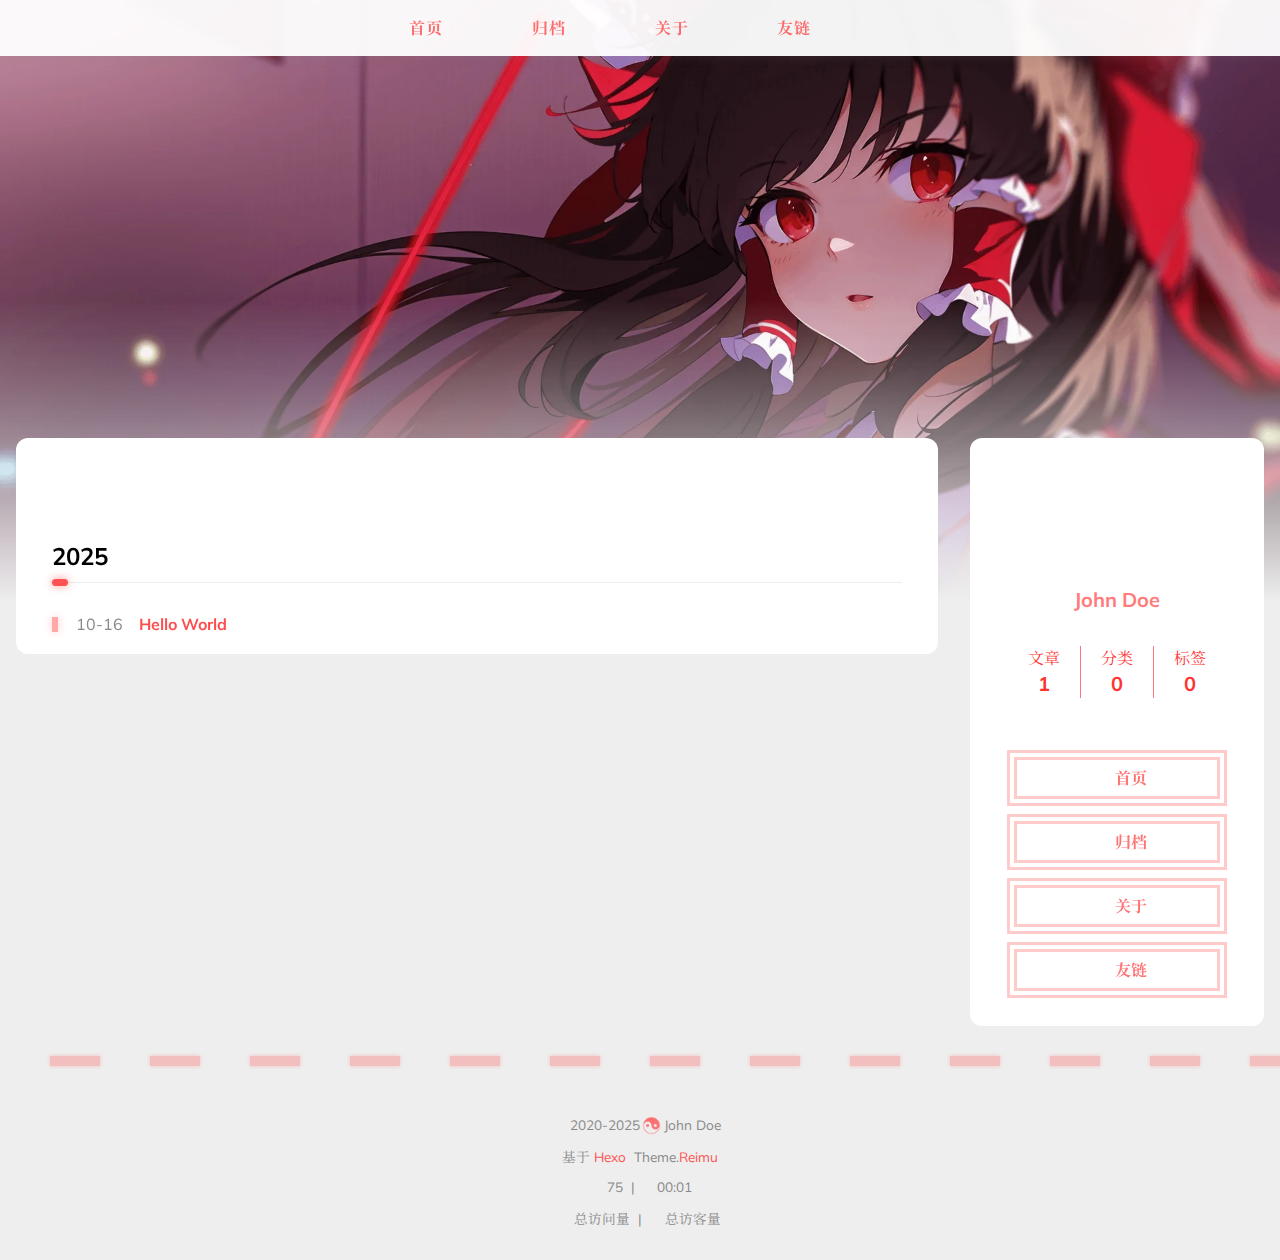
<file: archives/2025/10/index.html>
<!DOCTYPE html>
  <html lang="zh-CN"  
    
      data-theme-mode="auto"
    
  >
  <head>
  
  <meta charset="utf-8">
  

  

  

  <script>window.REIMU_CONFIG = {};window.REIMU_CONFIG.icon_font = '4552607_4k4bc36ef96';window.REIMU_CONFIG.clipboard_tips = {"success":{"zh-CN":"复制成功 (*^▽^*)"},"fail":{"zh-CN":"复制失败 (ﾟ⊿ﾟ)ﾂ"},"copyright":{"enable":false,"count":50,"license_type":"by-nc-sa"}};window.REIMU_CONFIG.clipboard_tips.copyright.content = '本博客所有文章除特别声明外，均采用 BY-NC-SA 许可协议。转载请注明出处！';window.REIMU_CONFIG.code_block = {"expand":true};window.REIMU_CONFIG.base = 'http://example.com';</script>
  
  <title>
    归档: 2025/10 |
    
    Hexo
  </title>
  <meta name="viewport" content="width=device-width, initial-scale=1, shrink-to-fit=no">
  
  
    <link rel="preconnect" href="https://fonts.gstatic.com/" crossorigin><link rel="preload" as="style" href="https://fonts.googleapis.com/css?family=Mulish:400,400italic,700,700italic%7CNoto%20Serif%20SC:400,400italic,700,700italic&display=swap"><link rel="stylesheet" href="https://fonts.googleapis.com/css?family=Mulish:400,400italic,700,700italic%7CNoto%20Serif%20SC:400,400italic,700,700italic&display=swap" media="print" onload="this.media&#x3D;&#39;all&#39;">
  
  
    <link rel="preload" href="//at.alicdn.com/t/c/font_4552607_4k4bc36ef96.woff2" as="font" type="font/woff2" crossorigin="anonymous">
  
  
    
<link rel="stylesheet" href="/css/loader.css">

  
  
    <meta property="og:type" content="website">
<meta property="og:title" content="Hexo">
<meta property="og:url" content="http://example.com/archives/2025/10/index.html">
<meta property="og:site_name" content="Hexo">
<meta property="og:locale" content="zh_CN">
<meta property="og:image" content="http://example.com/images/banner.webp">
<meta property="article:author" content="John Doe">
<meta name="twitter:card" content="summary">
<meta name="twitter:image" content="http://example.com/images/banner.webp">
  
  
    <link rel="alternate" href="/atom.xml" title="Hexo" type="application/atom+xml">
  
  
    <link rel="shortcut icon" href="/images/favicon.ico">
  
  
<link rel="stylesheet" href="/css/style.css">

  <link rel="preload" as="style" onload="this.onload&#x3D;null;this.rel&#x3D;&#39;stylesheet&#39;" href="https://npm.webcache.cn/photoswipe@5.4.4/dist/photoswipe.css" integrity="sha384-IfxC36XL&#x2F;toUyJ939C73PcgMuRzAZuIzZxE38drsmO5p6jD7ei+Zx&#x2F;1oA&#x2F;0l8ysE" crossorigin="anonymous">
  
  
  
  
    
<script src="https://npm.webcache.cn/pace-js@1.2.4/pace.min.js" integrity="sha384-k6YtvFUEIuEFBdrLKJ3YAUbBki333tj1CSUisai5Cswsg9wcLNaPzsTHDswp4Az8" crossorigin="anonymous"></script>

  
  
    
<link rel="stylesheet" href="https://npm.webcache.cn/@reimujs/aos@0.1.2/dist/aos.css" integrity="sha384-GMRP93c6Hkz9JVKGAuRR3nTS7M07RwPgTFenXiosjq2VbVgvdDNcz1g6Mkj8AONa" crossorigin="anonymous">

  
  
  
<meta name="generator" content="Hexo 7.3.0"></head>

  <body>
    
    
  <div id='loader'>
    <div class="loading-left-bg loading-bg"></div>
    <div class="loading-right-bg loading-bg"></div>
    <div class="spinner-box">
      <div class="loading-taichi rotate">
        
          <svg width="150" height="150" viewBox="0 0 1024 1024" class="icon" version="1.1" xmlns="https://www.w3.org/2000/svg" shape-rendering="geometricPrecision">
            <path d="M303.5 432A80 80 0 0 1 291.5 592A80 80 0 0 1 303.5 432z" fill="var(--red-1, #ff5252)" />
            <path d="M512 65A447 447 0 0 1 512 959L512 929A417 417 0 0 0 512 95A417 417 0 0 0 512 929L512 959A447 447 0 0 1 512 65z 
           M512 95A417 417 0 0 1 929 512A208.5 208.5 0 0 1 720.5 720.5L720.5 592A80 80 0 0 0 720.5 432A80 80 0 0 0 720.5 592L720.5 720.5A208.5 208.5 0 0 1 512 512A208.5 208.5 0 0 0 303.5 303.5A208.5 208.5 0 0 0 95 512A417 417 0 0 1 512 95z" fill="var(--red-1, #ff5252)" />
          </svg>
        
      </div>
      
      
        
      
      <div class="loading-word">少女祈祷中...</div>
    </div>
  </div>
  </div>
  <script>
    var time = null;
    var loaderEl = document.getElementById('loader');
    var startLoading = () => {
      time = Date.now();
      loaderEl.classList.remove("loading");
    }
    var hideLoader = () => {
      document.body.style.overflow = 'auto';
      loader.classList.add('loading');
    };

    var endLoading = () => {
      if (!time) {
        hideLoader();
      } else {
        if (Date.now() - time > 500) {
          time = null;
          hideLoader();
        } else {
          setTimeout(endLoading, 500 - (Date.now() - time));
          time = null;
        }
      }
    }
    window.addEventListener('DOMContentLoaded', endLoading);
    loaderEl.addEventListener('click', endLoading);
  </script>

<div id="copy-tooltip"></div>
<div id="heatmap-tooltip"></div>


    <div id="container">
      <div id="wrap">
        <div id="header-nav">
  <nav id="main-nav" aria-label="Primary navigation">
    
      
        <span class="main-nav-link-wrap">
          <div class="main-nav-icon icon rotate">
             
              &#xe62b;
             
          </div>
          <a class="main-nav-link" href="/">首页</a>
        </span>
      
        <span class="main-nav-link-wrap">
          <div class="main-nav-icon icon rotate">
             
              &#xe62b;
             
          </div>
          <a class="main-nav-link" href="/archives">归档</a>
        </span>
      
        <span class="main-nav-link-wrap">
          <div class="main-nav-icon icon rotate">
             
              &#xe62b;
             
          </div>
          <a class="main-nav-link" href="/about">关于</a>
        </span>
      
        <span class="main-nav-link-wrap">
          <div class="main-nav-icon icon rotate">
             
              &#xe62b;
             
          </div>
          <a class="main-nav-link" href="/friend">友链</a>
        </span>
      
    
    <a id="main-nav-toggle" class="nav-icon" aria-label="Toggle navigation" role="button"></a>
  </nav>
  <nav id="sub-nav" aria-label="Secondary navigation">
    
      <a id="nav-rss-link" class="nav-icon" href="/atom.xml" title="RSS 订阅" aria-label="RSS 订阅" target="_blank"></a>
    
    
  </nav>
  
</div>
<header id="header" aria-label="Site header">
  
    
      <picture>
        
      </picture>
      
        <img  fetchpriority="high" src="/images/banner.webp" alt="">
      
    
  
  <div id="header-outer">
    <div id="header-title">
      
        
        
          <span id="logo">
            <h1 data-aos="slide-up">归档</h1>
          </span>
        
      
      
        
        <h2 id="subtitle-wrap" data-aos="slide-down">
          
            <span id="subtitle">2025/10</span>
          
        </h2>
      
    </div>
  </div>
</header>

        <div id="content" aria-label="Page content"  class="sidebar-right" >
          <aside id="sidebar" aria-label="Sidebar">
  
  <div class="sidebar-wrapper-container ">
  
    
    
  
 
  <div class="sidebar-wrapper">
    <div class="sidebar-wrap" data-aos="fade-up">
      
        <div class="sidebar-author">
  <img data-src="/avatar/avatar.webp" data-sizes="auto" alt="John Doe" class="lazyload">
  <div class="sidebar-author-name">John Doe</div>
  <div class="sidebar-description"></div>
</div>
<div class="sidebar-state">
  <div class="sidebar-state-article">
    <div>文章</div>
    <div class="sidebar-state-number">1</div>
  </div>
  <div class="sidebar-state-category">
    <div>分类</div>
    <div class="sidebar-state-number">0</div>
  </div>
  <div class="sidebar-state-tag">
    <div>标签</div>
    <div class="sidebar-state-number">0</div>
  </div>
</div>
<div class="sidebar-social">
  
</div>
<div class="sidebar-menu">
  
    
      <div class="sidebar-menu-link-wrap">
        <a class="sidebar-menu-link-dummy" href="/" aria-label="首页"></a>
        <div class="sidebar-menu-icon icon rotate">
          
            &#xe62b;
          
        </div>
        <div class="sidebar-menu-link">首页</div>
      </div>
    
      <div class="sidebar-menu-link-wrap">
        <a class="sidebar-menu-link-dummy" href="/archives" aria-label="归档"></a>
        <div class="sidebar-menu-icon icon rotate">
          
            &#xe62b;
          
        </div>
        <div class="sidebar-menu-link">归档</div>
      </div>
    
      <div class="sidebar-menu-link-wrap">
        <a class="sidebar-menu-link-dummy" href="/about" aria-label="关于"></a>
        <div class="sidebar-menu-icon icon rotate">
          
            &#xe62b;
          
        </div>
        <div class="sidebar-menu-link">关于</div>
      </div>
    
      <div class="sidebar-menu-link-wrap">
        <a class="sidebar-menu-link-dummy" href="/friend" aria-label="友链"></a>
        <div class="sidebar-menu-icon icon rotate">
          
            &#xe62b;
          
        </div>
        <div class="sidebar-menu-link">友链</div>
      </div>
    
  
</div>

      
      
    </div>
  </div>
  
  <div class="sidebar-widget">
  
  </div>
  
  </div>
  
</aside>

          <section id="main" aria-label="Main content">
<div class="archives-outer-wrap" data-aos="fade-up">
  
    <div class="tag-wrap">
  
</div>
<div class="category-wrap">
  
</div>
  
  
    
    
    
      
      
        
        
        <section class="archives-wrap" data-aos="fade-up">
          <div class="archive-year-wrap">
            <a href="/archives/2025" class="archive-year">2025</a>
          </div>
          <ul>
            
            <li class="archive-article">
  <div class="archive-article-date">
    <span>
      <time class="dt-published" datetime="2025-10-16T07:38:38.926Z" itemprop="datePublished">10-16</time>
    </span>
  </div>
  
    <a class="archive-article-title" href="/2025/10/16/hello-world/">Hello World</a>
  
</li>

            
            
          </ul>
        </section>
    
  
  </div>



</section>
        </div>
        <footer id="footer" aria-label="Site footer">
  <div style="width: 100%; overflow: hidden">
    <div class="footer-line"></div>
  </div>
  <div id="footer-info">
    
    <div>
      <span class="icon-copyright"></span>
      
      
      
        2020-2025
      
      <span class="footer-info-sep rotate"></span>
      John Doe
    </div>
    
      <div>
        基于&nbsp;<a href="https://hexo.io/" rel="noopener nofollow noreferrer" target="_blank">Hexo</a>&nbsp;
        Theme.<a href="https://github.com/D-Sketon/hexo-theme-reimu" rel="noopener nofollow noreferrer" target="_blank">Reimu</a>
      </div>
    
    
      <div>
        <span class="icon-brush"></span>
        75
        &nbsp;|&nbsp;
        <span class="icon-coffee"></span>
        00:01
      </div>
    
    
    
    
    
      <div>
        <span class="icon-eye"></span>
        <span id="busuanzi_container_site_pv">总访问量&nbsp;<span id="busuanzi_value_site_pv"></span></span>
        &nbsp;|&nbsp;
        <span class="icon-user"></span>
        <span id="busuanzi_container_site_uv">总访客量&nbsp;<span id="busuanzi_value_site_uv"></span></span>
      </div>
    
  </div>
</footer>

        
          <div class="sidebar-top">
            <div class="sidebar-top-taichi rotate"></div>
            <div class="arrow-up"></div>
          </div>
        
        <div id="mask" class="hide"></div>
      </div>
      <nav id="mobile-nav" aria-label="Mobile navigation">
  <div class="sidebar-wrap">
    
      <div class="sidebar-author">
  <img data-src="/avatar/avatar.webp" data-sizes="auto" alt="John Doe" class="lazyload">
  <div class="sidebar-author-name">John Doe</div>
  <div class="sidebar-description"></div>
</div>
<div class="sidebar-state">
  <div class="sidebar-state-article">
    <div>文章</div>
    <div class="sidebar-state-number">1</div>
  </div>
  <div class="sidebar-state-category">
    <div>分类</div>
    <div class="sidebar-state-number">0</div>
  </div>
  <div class="sidebar-state-tag">
    <div>标签</div>
    <div class="sidebar-state-number">0</div>
  </div>
</div>
<div class="sidebar-social">
  
</div>
<div class="sidebar-menu">
  
    
      <div class="sidebar-menu-link-wrap">
        <a class="sidebar-menu-link-dummy" href="/" aria-label="首页"></a>
        <div class="sidebar-menu-icon icon rotate">
          
            &#xe62b;
          
        </div>
        <div class="sidebar-menu-link">首页</div>
      </div>
    
      <div class="sidebar-menu-link-wrap">
        <a class="sidebar-menu-link-dummy" href="/archives" aria-label="归档"></a>
        <div class="sidebar-menu-icon icon rotate">
          
            &#xe62b;
          
        </div>
        <div class="sidebar-menu-link">归档</div>
      </div>
    
      <div class="sidebar-menu-link-wrap">
        <a class="sidebar-menu-link-dummy" href="/about" aria-label="关于"></a>
        <div class="sidebar-menu-icon icon rotate">
          
            &#xe62b;
          
        </div>
        <div class="sidebar-menu-link">关于</div>
      </div>
    
      <div class="sidebar-menu-link-wrap">
        <a class="sidebar-menu-link-dummy" href="/friend" aria-label="友链"></a>
        <div class="sidebar-menu-icon icon rotate">
          
            &#xe62b;
          
        </div>
        <div class="sidebar-menu-link">友链</div>
      </div>
    
  
</div>

    
  </div>
  
</nav>

    </div>
    
    
    
    
<script src="https://npm.webcache.cn/lazysizes@5.3.2/lazysizes.min.js" integrity="sha384-3gT&#x2F;vsepWkfz&#x2F;ff7PpWNUeMzeWoH3cDhm&#x2F;A8jM7ouoAK0&#x2F;fP&#x2F;9bcHHR5kHq2nf+e" crossorigin="anonymous"></script>


<script src="https://npm.webcache.cn/clipboard@2.0.11/dist/clipboard.min.js" integrity="sha384-J08i8An&#x2F;QeARD9ExYpvphB8BsyOj3Gh2TSh1aLINKO3L0cMSH2dN3E22zFoXEi0Q" crossorigin="anonymous"></script>





<script src="/js/script.js"></script>



  
<script src="/js/aos.js"></script>

  <script>
    var aosInit = () => {
      AOS.init({
        duration: 1000,
        easing: "ease",
        once: true,
        offset: 50,
      });
    };
    if (document.readyState === 'loading') {
      document.addEventListener('DOMContentLoaded', aosInit);
    } else {
      aosInit();
    }
  </script>



<script src="/js/pjax_script.js" data-pjax></script>







  
<script src="https://npm.webcache.cn/mouse-firework@0.1.1/dist/index.umd.js" integrity="sha384-8LyaidD9GPxQQgLJO&#x2F;WRw&#x2F;O2h3BoNq&#x2F;ApI&#x2F;ecpvM6RsrCz2qP2ppBXUKihP4V&#x2F;2d" crossorigin="anonymous"></script>

  <script>
    window.firework && window.firework(JSON.parse('{"excludeElements":["a","button"],"particles":[{"shape":"circle","move":["emit"],"easing":"easeOutExpo","colors":["var(--red-1)","var(--red-2)","var(--red-3)","var(--red-4)"],"number":20,"duration":[1200,1800],"shapeOptions":{"radius":[16,32],"alpha":[0.3,0.5]}},{"shape":"circle","move":["diffuse"],"easing":"easeOutExpo","colors":["var(--red-0)"],"number":1,"duration":[1200,1800],"shapeOptions":{"radius":20,"alpha":[0.2,0.5],"lineWidth":6}}]}'))
  </script>










<div id="lazy-script">
  <div>
       
    
    
      
    
    
  </div>
</div>


  <script>
    console.log(String.raw`%c 
 ______     ______     __     __    __     __  __    
/\  == \   /\  ___\   /\ \   /\ "-./  \   /\ \/\ \   
\ \  __<   \ \  __\   \ \ \  \ \ \-./\ \  \ \ \_\ \  
 \ \_\ \_\  \ \_____\  \ \_\  \ \_\ \ \_\  \ \_____\ 
  \/_/ /_/   \/_____/   \/_/   \/_/  \/_/   \/_____/ 
                                                  
`,'color: #ff5252;')
    console.log('%c Theme.Reimu v' + '1.10.1' + ' %c https://github.com/D-Sketon/hexo-theme-reimu ', 'color: white; background: #ff5252; padding:5px 0;', 'padding:4px;border:1px solid #ff5252;')
  </script>
  



  
<script src="https://npm.webcache.cn/busuanzi@2.3.0/bsz.pure.mini.js" integrity="sha384-0M75wtSkhjIInv4coYlaJU83+OypaRCIq2SukQVQX04eGTCBXJDuWAbJet56id+S" crossorigin="anonymous" async></script>




<script>
  if ('serviceWorker' in navigator) {
    navigator.serviceWorker.getRegistrations().then((registrations) => {
      for (let registration of registrations) {
        registration.unregister();
      }
    });
  }
</script>









    
  </body>
  </html>
</file>
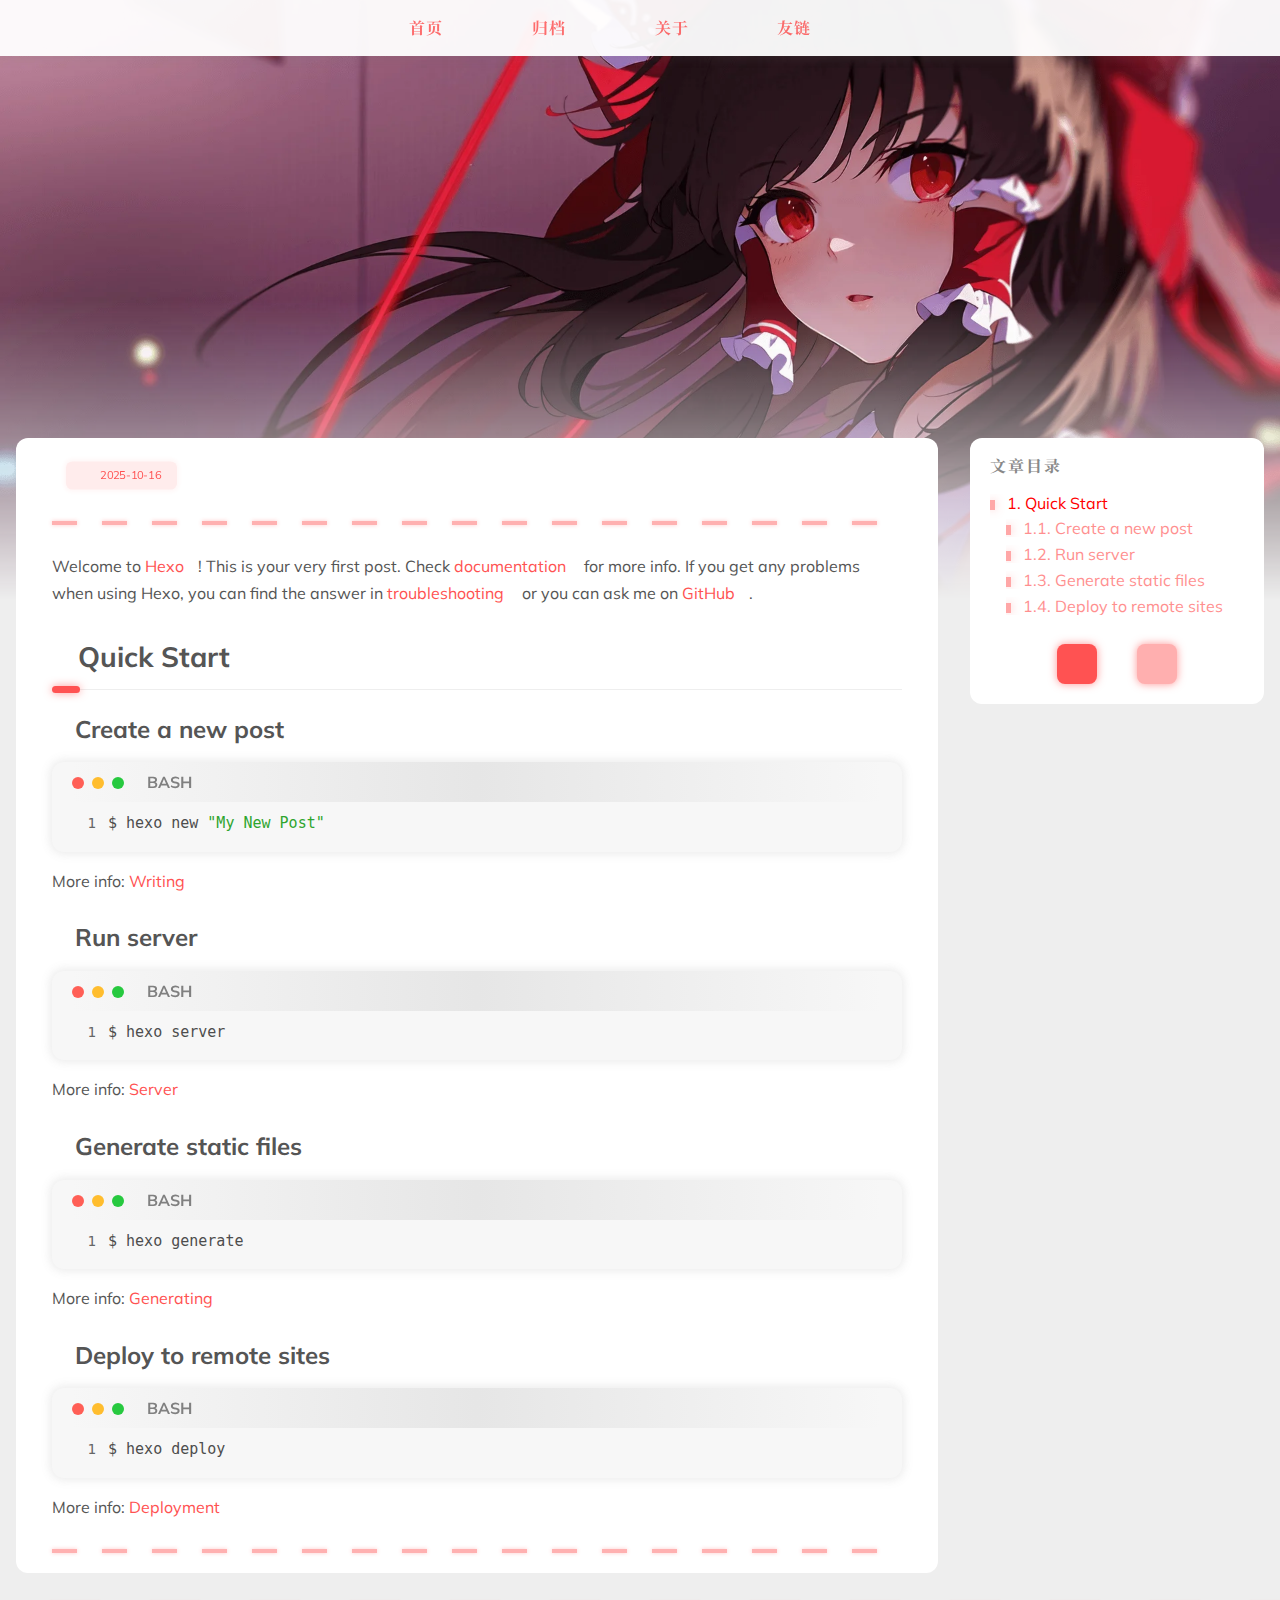
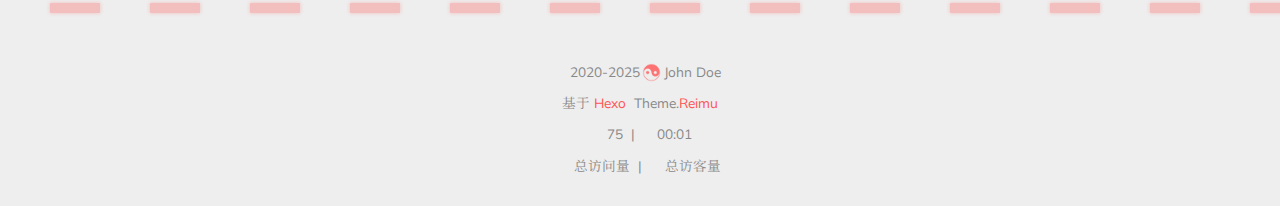
<file: 2025/10/16/hello-world/index.html>
<!DOCTYPE html>
  <html lang="zh-CN"  
    
      data-theme-mode="auto"
    
  >
  <head>
  
  <meta charset="utf-8">
  

  

  

  <script>window.REIMU_CONFIG = {};window.REIMU_CONFIG.icon_font = '4552607_4k4bc36ef96';window.REIMU_CONFIG.clipboard_tips = {"success":{"zh-CN":"复制成功 (*^▽^*)"},"fail":{"zh-CN":"复制失败 (ﾟ⊿ﾟ)ﾂ"},"copyright":{"enable":false,"count":50,"license_type":"by-nc-sa"}};window.REIMU_CONFIG.clipboard_tips.copyright.content = '本博客所有文章除特别声明外，均采用 BY-NC-SA 许可协议。转载请注明出处！';window.REIMU_CONFIG.code_block = {"expand":true};window.REIMU_CONFIG.base = 'http://example.com';</script>
  
  <title>
    Hello World |
    
    Hexo
  </title>
  <meta name="viewport" content="width=device-width, initial-scale=1, shrink-to-fit=no">
  
  
    <link rel="preconnect" href="https://fonts.gstatic.com/" crossorigin><link rel="preload" as="style" href="https://fonts.googleapis.com/css?family=Mulish:400,400italic,700,700italic%7CNoto%20Serif%20SC:400,400italic,700,700italic&display=swap"><link rel="stylesheet" href="https://fonts.googleapis.com/css?family=Mulish:400,400italic,700,700italic%7CNoto%20Serif%20SC:400,400italic,700,700italic&display=swap" media="print" onload="this.media&#x3D;&#39;all&#39;">
  
  
    <link rel="preload" href="//at.alicdn.com/t/c/font_4552607_4k4bc36ef96.woff2" as="font" type="font/woff2" crossorigin="anonymous">
  
  
    
<link rel="stylesheet" href="/css/loader.css">

  
  
    <meta name="description" content="Welcome to Hexo! This is your very first post. Check documentation for more info. If you get any problems when using Hexo, you can find the answer in troubleshooting or you can ask me on GitHub. Quick">
<meta property="og:type" content="article">
<meta property="og:title" content="Hello World">
<meta property="og:url" content="http://example.com/2025/10/16/hello-world/index.html">
<meta property="og:site_name" content="Hexo">
<meta property="og:description" content="Welcome to Hexo! This is your very first post. Check documentation for more info. If you get any problems when using Hexo, you can find the answer in troubleshooting or you can ask me on GitHub. Quick">
<meta property="og:locale" content="zh_CN">
<meta property="article:published_time" content="2025-10-16T07:38:38.926Z">
<meta property="article:modified_time" content="2025-10-16T07:38:38.926Z">
<meta property="article:author" content="John Doe">
<meta name="twitter:card" content="summary">
  
  
    <link rel="alternate" href="/atom.xml" title="Hexo" type="application/atom+xml">
  
  
    <link rel="shortcut icon" href="/images/favicon.ico">
  
  
<link rel="stylesheet" href="/css/style.css">

  <link rel="preload" as="style" onload="this.onload&#x3D;null;this.rel&#x3D;&#39;stylesheet&#39;" href="https://npm.webcache.cn/photoswipe@5.4.4/dist/photoswipe.css" integrity="sha384-IfxC36XL&#x2F;toUyJ939C73PcgMuRzAZuIzZxE38drsmO5p6jD7ei+Zx&#x2F;1oA&#x2F;0l8ysE" crossorigin="anonymous">
  
  
  
  
    
<script src="https://npm.webcache.cn/pace-js@1.2.4/pace.min.js" integrity="sha384-k6YtvFUEIuEFBdrLKJ3YAUbBki333tj1CSUisai5Cswsg9wcLNaPzsTHDswp4Az8" crossorigin="anonymous"></script>

  
  
    
<link rel="stylesheet" href="https://npm.webcache.cn/@reimujs/aos@0.1.2/dist/aos.css" integrity="sha384-GMRP93c6Hkz9JVKGAuRR3nTS7M07RwPgTFenXiosjq2VbVgvdDNcz1g6Mkj8AONa" crossorigin="anonymous">

  
  
  
<meta name="generator" content="Hexo 7.3.0"></head>

  <body>
    
    
  <div id='loader'>
    <div class="loading-left-bg loading-bg"></div>
    <div class="loading-right-bg loading-bg"></div>
    <div class="spinner-box">
      <div class="loading-taichi rotate">
        
          <svg width="150" height="150" viewBox="0 0 1024 1024" class="icon" version="1.1" xmlns="https://www.w3.org/2000/svg" shape-rendering="geometricPrecision">
            <path d="M303.5 432A80 80 0 0 1 291.5 592A80 80 0 0 1 303.5 432z" fill="var(--red-1, #ff5252)" />
            <path d="M512 65A447 447 0 0 1 512 959L512 929A417 417 0 0 0 512 95A417 417 0 0 0 512 929L512 959A447 447 0 0 1 512 65z 
           M512 95A417 417 0 0 1 929 512A208.5 208.5 0 0 1 720.5 720.5L720.5 592A80 80 0 0 0 720.5 432A80 80 0 0 0 720.5 592L720.5 720.5A208.5 208.5 0 0 1 512 512A208.5 208.5 0 0 0 303.5 303.5A208.5 208.5 0 0 0 95 512A417 417 0 0 1 512 95z" fill="var(--red-1, #ff5252)" />
          </svg>
        
      </div>
      
      
        
      
      <div class="loading-word">少女祈祷中...</div>
    </div>
  </div>
  </div>
  <script>
    var time = null;
    var loaderEl = document.getElementById('loader');
    var startLoading = () => {
      time = Date.now();
      loaderEl.classList.remove("loading");
    }
    var hideLoader = () => {
      document.body.style.overflow = 'auto';
      loader.classList.add('loading');
    };

    var endLoading = () => {
      if (!time) {
        hideLoader();
      } else {
        if (Date.now() - time > 500) {
          time = null;
          hideLoader();
        } else {
          setTimeout(endLoading, 500 - (Date.now() - time));
          time = null;
        }
      }
    }
    window.addEventListener('DOMContentLoaded', endLoading);
    loaderEl.addEventListener('click', endLoading);
  </script>

<div id="copy-tooltip"></div>
<div id="heatmap-tooltip"></div>


    <div id="container">
      <div id="wrap">
        <div id="header-nav">
  <nav id="main-nav" aria-label="Primary navigation">
    
      
        <span class="main-nav-link-wrap">
          <div class="main-nav-icon icon rotate">
             
              &#xe62b;
             
          </div>
          <a class="main-nav-link" href="/">首页</a>
        </span>
      
        <span class="main-nav-link-wrap">
          <div class="main-nav-icon icon rotate">
             
              &#xe62b;
             
          </div>
          <a class="main-nav-link" href="/archives">归档</a>
        </span>
      
        <span class="main-nav-link-wrap">
          <div class="main-nav-icon icon rotate">
             
              &#xe62b;
             
          </div>
          <a class="main-nav-link" href="/about">关于</a>
        </span>
      
        <span class="main-nav-link-wrap">
          <div class="main-nav-icon icon rotate">
             
              &#xe62b;
             
          </div>
          <a class="main-nav-link" href="/friend">友链</a>
        </span>
      
    
    <a id="main-nav-toggle" class="nav-icon" aria-label="Toggle navigation" role="button"></a>
  </nav>
  <nav id="sub-nav" aria-label="Secondary navigation">
    
      <a id="nav-rss-link" class="nav-icon" href="/atom.xml" title="RSS 订阅" aria-label="RSS 订阅" target="_blank"></a>
    
    
  </nav>
  
</div>
<header id="header" aria-label="Site header">
  
    
      
        <picture>
          
        </picture>
        
          <img  fetchpriority="high" src="/images/banner.webp" alt="Hello World">
        
      
    
  
  <div id="header-outer">
    <div id="header-title">
      
        
        
          <span id="logo">
            <h1 data-aos="slide-up">Hello World</h1>
          </span>
        
      
      
        
        <h2 id="subtitle-wrap" data-aos="slide-down">
          
        </h2>
      
    </div>
  </div>
</header>

        <div id="content" aria-label="Page content"  class="sidebar-right" >
          <aside id="sidebar" aria-label="Sidebar">
  
  <div class="sidebar-wrapper-container sticky">
  
    
    
  
 
  <div class="sidebar-wrapper">
    <div class="sidebar-wrap" data-aos="fade-up">
      
        
          <div class="sidebar-toc-sidebar"><h3 class="toc-title">文章目录</h3>
<div class="sidebar-toc-wrapper toc-div-class" >
  
    <ol class="toc"><li class="toc-item toc-level-2"><a class="toc-link" href="#Quick-Start"><span class="toc-number">1.</span> <span class="toc-text">Quick Start</span></a><ol class="toc-child"><li class="toc-item toc-level-3"><a class="toc-link" href="#Create-a-new-post"><span class="toc-number">1.1.</span> <span class="toc-text">Create a new post</span></a></li><li class="toc-item toc-level-3"><a class="toc-link" href="#Run-server"><span class="toc-number">1.2.</span> <span class="toc-text">Run server</span></a></li><li class="toc-item toc-level-3"><a class="toc-link" href="#Generate-static-files"><span class="toc-number">1.3.</span> <span class="toc-text">Generate static files</span></a></li><li class="toc-item toc-level-3"><a class="toc-link" href="#Deploy-to-remote-sites"><span class="toc-number">1.4.</span> <span class="toc-text">Deploy to remote sites</span></a></li></ol></li></ol>
  
</div>
</div>
          <div class="sidebar-common-sidebar hidden"><div class="sidebar-author">
  <img data-src="/avatar/avatar.webp" data-sizes="auto" alt="John Doe" class="lazyload">
  <div class="sidebar-author-name">John Doe</div>
  <div class="sidebar-description"></div>
</div>
<div class="sidebar-state">
  <div class="sidebar-state-article">
    <div>文章</div>
    <div class="sidebar-state-number">1</div>
  </div>
  <div class="sidebar-state-category">
    <div>分类</div>
    <div class="sidebar-state-number">0</div>
  </div>
  <div class="sidebar-state-tag">
    <div>标签</div>
    <div class="sidebar-state-number">0</div>
  </div>
</div>
<div class="sidebar-social">
  
</div>
<div class="sidebar-menu">
  
    
      <div class="sidebar-menu-link-wrap">
        <a class="sidebar-menu-link-dummy" href="/" aria-label="首页"></a>
        <div class="sidebar-menu-icon icon rotate">
          
            &#xe62b;
          
        </div>
        <div class="sidebar-menu-link">首页</div>
      </div>
    
      <div class="sidebar-menu-link-wrap">
        <a class="sidebar-menu-link-dummy" href="/archives" aria-label="归档"></a>
        <div class="sidebar-menu-icon icon rotate">
          
            &#xe62b;
          
        </div>
        <div class="sidebar-menu-link">归档</div>
      </div>
    
      <div class="sidebar-menu-link-wrap">
        <a class="sidebar-menu-link-dummy" href="/about" aria-label="关于"></a>
        <div class="sidebar-menu-icon icon rotate">
          
            &#xe62b;
          
        </div>
        <div class="sidebar-menu-link">关于</div>
      </div>
    
      <div class="sidebar-menu-link-wrap">
        <a class="sidebar-menu-link-dummy" href="/friend" aria-label="友链"></a>
        <div class="sidebar-menu-icon icon rotate">
          
            &#xe62b;
          
        </div>
        <div class="sidebar-menu-link">友链</div>
      </div>
    
  
</div>
</div>
        
      
      
        
          <div class="sidebar-btn-wrapper" style="position:static">
            <div class="sidebar-toc-btn current"></div>
            <div class="sidebar-common-btn"></div>
          </div>
        
      
    </div>
  </div>
  
  <div class="sidebar-widget">
  
  </div>
  
  </div>
  
</aside>

          <section id="main" aria-label="Main content"><article id="post-hello-world" class="h-entry article" itemscope itemtype="https://schema.org/BlogPosting">
  <div class="article-inner" data-aos="fade-up">
    <div class="article-meta">
      <div class="article-date">
  <span class="article-date-link icon-calendar" data-aos="zoom-in">
    <time datetime="2025-10-16T07:38:38.926Z" itemprop="datePublished">2025-10-16</time>
    <time style="display: none;" id="post-update-time">2025-10-16</time>
  </span>
  
</div>

      

    </div>
    
    <div class="hr-line"></div>
    

    <div class="e-content article-entry" itemprop="articleBody">
      
      
        <p>Welcome to <a target="_blank" rel="noopener" href="https://hexo.io/">Hexo</a>! This is your very first post. Check <a target="_blank" rel="noopener" href="https://hexo.io/docs/">documentation</a> for more info. If you get any problems when using Hexo, you can find the answer in <a target="_blank" rel="noopener" href="https://hexo.io/docs/troubleshooting.html">troubleshooting</a> or you can ask me on <a target="_blank" rel="noopener" href="https://github.com/hexojs/hexo/issues">GitHub</a>.</p>
<h2 id="Quick-Start"><a href="#Quick-Start" class="headerlink" title="Quick Start"></a>Quick Start</h2><h3 id="Create-a-new-post"><a href="#Create-a-new-post" class="headerlink" title="Create a new post"></a>Create a new post</h3><figure class="highlight bash"><table><tr><td class="gutter"><pre><span class="line">1</span><br></pre></td><td class="code"><pre><span class="line">$ hexo new <span class="string">&quot;My New Post&quot;</span></span><br></pre></td></tr></table></figure>

<p>More info: <a target="_blank" rel="noopener" href="https://hexo.io/docs/writing.html">Writing</a></p>
<h3 id="Run-server"><a href="#Run-server" class="headerlink" title="Run server"></a>Run server</h3><figure class="highlight bash"><table><tr><td class="gutter"><pre><span class="line">1</span><br></pre></td><td class="code"><pre><span class="line">$ hexo server</span><br></pre></td></tr></table></figure>

<p>More info: <a target="_blank" rel="noopener" href="https://hexo.io/docs/server.html">Server</a></p>
<h3 id="Generate-static-files"><a href="#Generate-static-files" class="headerlink" title="Generate static files"></a>Generate static files</h3><figure class="highlight bash"><table><tr><td class="gutter"><pre><span class="line">1</span><br></pre></td><td class="code"><pre><span class="line">$ hexo generate</span><br></pre></td></tr></table></figure>

<p>More info: <a target="_blank" rel="noopener" href="https://hexo.io/docs/generating.html">Generating</a></p>
<h3 id="Deploy-to-remote-sites"><a href="#Deploy-to-remote-sites" class="headerlink" title="Deploy to remote sites"></a>Deploy to remote sites</h3><figure class="highlight bash"><table><tr><td class="gutter"><pre><span class="line">1</span><br></pre></td><td class="code"><pre><span class="line">$ hexo deploy</span><br></pre></td></tr></table></figure>

<p>More info: <a target="_blank" rel="noopener" href="https://hexo.io/docs/one-command-deployment.html">Deployment</a></p>

      
    </div>
    <footer class="article-footer">
      
      
      
      
      
      
      
      
      

    </footer>
  </div>
  

</article>










</section>
        </div>
        <footer id="footer" aria-label="Site footer">
  <div style="width: 100%; overflow: hidden">
    <div class="footer-line"></div>
  </div>
  <div id="footer-info">
    
    <div>
      <span class="icon-copyright"></span>
      
      
      
        2020-2025
      
      <span class="footer-info-sep rotate"></span>
      John Doe
    </div>
    
      <div>
        基于&nbsp;<a href="https://hexo.io/" rel="noopener nofollow noreferrer" target="_blank">Hexo</a>&nbsp;
        Theme.<a href="https://github.com/D-Sketon/hexo-theme-reimu" rel="noopener nofollow noreferrer" target="_blank">Reimu</a>
      </div>
    
    
      <div>
        <span class="icon-brush"></span>
        75
        &nbsp;|&nbsp;
        <span class="icon-coffee"></span>
        00:01
      </div>
    
    
    
    
    
      <div>
        <span class="icon-eye"></span>
        <span id="busuanzi_container_site_pv">总访问量&nbsp;<span id="busuanzi_value_site_pv"></span></span>
        &nbsp;|&nbsp;
        <span class="icon-user"></span>
        <span id="busuanzi_container_site_uv">总访客量&nbsp;<span id="busuanzi_value_site_uv"></span></span>
      </div>
    
  </div>
</footer>

        
          <div class="sidebar-top">
            <div class="sidebar-top-taichi rotate"></div>
            <div class="arrow-up"></div>
          </div>
        
        <div id="mask" class="hide"></div>
      </div>
      <nav id="mobile-nav" aria-label="Mobile navigation">
  <div class="sidebar-wrap">
    
      
        <div class="sidebar-toc-sidebar"><h3 class="toc-title">文章目录</h3>
<div class="sidebar-toc-wrapper toc-div-class" >
  
    <ol class="toc"><li class="toc-item toc-level-2"><a class="toc-link" href="#Quick-Start"><span class="toc-number">1.</span> <span class="toc-text">Quick Start</span></a><ol class="toc-child"><li class="toc-item toc-level-3"><a class="toc-link" href="#Create-a-new-post"><span class="toc-number">1.1.</span> <span class="toc-text">Create a new post</span></a></li><li class="toc-item toc-level-3"><a class="toc-link" href="#Run-server"><span class="toc-number">1.2.</span> <span class="toc-text">Run server</span></a></li><li class="toc-item toc-level-3"><a class="toc-link" href="#Generate-static-files"><span class="toc-number">1.3.</span> <span class="toc-text">Generate static files</span></a></li><li class="toc-item toc-level-3"><a class="toc-link" href="#Deploy-to-remote-sites"><span class="toc-number">1.4.</span> <span class="toc-text">Deploy to remote sites</span></a></li></ol></li></ol>
  
</div>
</div>
        <div class="sidebar-common-sidebar hidden"><div class="sidebar-author">
  <img data-src="/avatar/avatar.webp" data-sizes="auto" alt="John Doe" class="lazyload">
  <div class="sidebar-author-name">John Doe</div>
  <div class="sidebar-description"></div>
</div>
<div class="sidebar-state">
  <div class="sidebar-state-article">
    <div>文章</div>
    <div class="sidebar-state-number">1</div>
  </div>
  <div class="sidebar-state-category">
    <div>分类</div>
    <div class="sidebar-state-number">0</div>
  </div>
  <div class="sidebar-state-tag">
    <div>标签</div>
    <div class="sidebar-state-number">0</div>
  </div>
</div>
<div class="sidebar-social">
  
</div>
<div class="sidebar-menu">
  
    
      <div class="sidebar-menu-link-wrap">
        <a class="sidebar-menu-link-dummy" href="/" aria-label="首页"></a>
        <div class="sidebar-menu-icon icon rotate">
          
            &#xe62b;
          
        </div>
        <div class="sidebar-menu-link">首页</div>
      </div>
    
      <div class="sidebar-menu-link-wrap">
        <a class="sidebar-menu-link-dummy" href="/archives" aria-label="归档"></a>
        <div class="sidebar-menu-icon icon rotate">
          
            &#xe62b;
          
        </div>
        <div class="sidebar-menu-link">归档</div>
      </div>
    
      <div class="sidebar-menu-link-wrap">
        <a class="sidebar-menu-link-dummy" href="/about" aria-label="关于"></a>
        <div class="sidebar-menu-icon icon rotate">
          
            &#xe62b;
          
        </div>
        <div class="sidebar-menu-link">关于</div>
      </div>
    
      <div class="sidebar-menu-link-wrap">
        <a class="sidebar-menu-link-dummy" href="/friend" aria-label="友链"></a>
        <div class="sidebar-menu-icon icon rotate">
          
            &#xe62b;
          
        </div>
        <div class="sidebar-menu-link">友链</div>
      </div>
    
  
</div>
</div>
      
    
  </div>
  
    
      <div class="sidebar-btn-wrapper">
        <div class="sidebar-toc-btn current"></div>
        <div class="sidebar-common-btn"></div>
      </div>
    
  
</nav>

    </div>
    
    
    
    
<script src="https://npm.webcache.cn/lazysizes@5.3.2/lazysizes.min.js" integrity="sha384-3gT&#x2F;vsepWkfz&#x2F;ff7PpWNUeMzeWoH3cDhm&#x2F;A8jM7ouoAK0&#x2F;fP&#x2F;9bcHHR5kHq2nf+e" crossorigin="anonymous"></script>


<script src="https://npm.webcache.cn/clipboard@2.0.11/dist/clipboard.min.js" integrity="sha384-J08i8An&#x2F;QeARD9ExYpvphB8BsyOj3Gh2TSh1aLINKO3L0cMSH2dN3E22zFoXEi0Q" crossorigin="anonymous"></script>





<script src="/js/script.js"></script>



  
<script src="/js/aos.js"></script>

  <script>
    var aosInit = () => {
      AOS.init({
        duration: 1000,
        easing: "ease",
        once: true,
        offset: 50,
      });
    };
    if (document.readyState === 'loading') {
      document.addEventListener('DOMContentLoaded', aosInit);
    } else {
      aosInit();
    }
  </script>



<script src="/js/pjax_script.js" data-pjax></script>







  
<script src="https://npm.webcache.cn/mouse-firework@0.1.1/dist/index.umd.js" integrity="sha384-8LyaidD9GPxQQgLJO&#x2F;WRw&#x2F;O2h3BoNq&#x2F;ApI&#x2F;ecpvM6RsrCz2qP2ppBXUKihP4V&#x2F;2d" crossorigin="anonymous"></script>

  <script>
    window.firework && window.firework(JSON.parse('{"excludeElements":["a","button"],"particles":[{"shape":"circle","move":["emit"],"easing":"easeOutExpo","colors":["var(--red-1)","var(--red-2)","var(--red-3)","var(--red-4)"],"number":20,"duration":[1200,1800],"shapeOptions":{"radius":[16,32],"alpha":[0.3,0.5]}},{"shape":"circle","move":["diffuse"],"easing":"easeOutExpo","colors":["var(--red-0)"],"number":1,"duration":[1200,1800],"shapeOptions":{"radius":20,"alpha":[0.2,0.5],"lineWidth":6}}]}'))
  </script>










<div id="lazy-script">
  <div>
    
      
      
      <script data-pjax>
        window.REIMU_POST = {
          author: "John Doe",
          title: "Hello World",
          url: "http://example.com/2025/10/16/hello-world/",
          excerpt: "",
          description: "",
          stripContent: "Welcome to Hexo! This is your very first post. Check documentation for more info. If you get any problems when using Hexo, you can find the answer in troubleshooting or you can ask me on GitHub. Quick StartCreate a new post1$ hexo new &amp;quot;My New Po",
          date: "Thu Oct 16 2025 15:38:38 GMT+0800",
          updated: "Thu Oct 16 2025 15:38:38 GMT+0800",
          cover: "/images/banner.webp",
        };
      </script>
       
    
    
      
        
<script src="/js/insert_highlight.js" data-pjax></script>

        
      
    
    
      <script type="module" data-pjax>
        const PhotoSwipeLightbox = (await safeImport("https://npm.webcache.cn/photoswipe@5.4.4/dist/photoswipe-lightbox.esm.min.js", "sha384-DiL6M/gG+wmTxmCRZyD1zee6lIhawn5TGvED0FOh7fXcN9B0aZ9dexSF/N6lrZi/")).default;
        const initPswp = (gallery, children) => {
          if (_$$(`${gallery} ${children}`).length > 0) {
            new PhotoSwipeLightbox({
              gallery,
              children,
              pswpModule: () => safeImport("https://npm.webcache.cn/photoswipe@5.4.4/dist/photoswipe.esm.min.js", "sha384-WkkO3GCmgkC3VQWpaV8DqhKJqpzpF9JoByxDmnV8+oTJ7m3DfYEWX1fu1scuS4+s")
            }).init();
          }
        }
        const pswp = () => {
          initPswp('.article-entry', 'a.article-gallery-item');
          initPswp('.article-gallery', 'a.article-gallery-item');
          window.lightboxStatus = 'done';
          window.removeEventListener('lightbox:ready', pswp);
        }
        if(window.lightboxStatus === 'ready') {
          pswp()
        } else {
          window.addEventListener('lightbox:ready', pswp);
        }
      </script>
      
        








      
    
  </div>
</div>


  <script>
    console.log(String.raw`%c 
 ______     ______     __     __    __     __  __    
/\  == \   /\  ___\   /\ \   /\ "-./  \   /\ \/\ \   
\ \  __<   \ \  __\   \ \ \  \ \ \-./\ \  \ \ \_\ \  
 \ \_\ \_\  \ \_____\  \ \_\  \ \_\ \ \_\  \ \_____\ 
  \/_/ /_/   \/_____/   \/_/   \/_/  \/_/   \/_____/ 
                                                  
`,'color: #ff5252;')
    console.log('%c Theme.Reimu v' + '1.10.1' + ' %c https://github.com/D-Sketon/hexo-theme-reimu ', 'color: white; background: #ff5252; padding:5px 0;', 'padding:4px;border:1px solid #ff5252;')
  </script>
  



  
<script src="https://npm.webcache.cn/busuanzi@2.3.0/bsz.pure.mini.js" integrity="sha384-0M75wtSkhjIInv4coYlaJU83+OypaRCIq2SukQVQX04eGTCBXJDuWAbJet56id+S" crossorigin="anonymous" async></script>




<script>
  if ('serviceWorker' in navigator) {
    navigator.serviceWorker.getRegistrations().then((registrations) => {
      for (let registration of registrations) {
        registration.unregister();
      }
    });
  }
</script>









    
  </body>
  </html>
</file>
<file: css/loader.css>
[data-theme="dark"] #loader .loading-bg {
  background-color: rgba(37,37,37,0.9);
}
[data-theme="dark"] #loader .spinner-box .loading-word {
  color: var(--red-1, #ff5252);
}
#loader .loading-bg {
  position: fixed;
  z-index: 1000;
  width: 50%;
  height: 100%;
  background-color: rgba(255,255,255,0.9);
  transition: 0.8s;
}
#loader .loading-right-bg {
  right: 0;
}
#loader .spinner-box {
  position: fixed;
  z-index: 1001;
  display: flex;
  justify-content: center;
  align-items: center;
  width: 100%;
  height: 100vh;
  opacity: 1;
  transition: 0.5s;
}
#loader .spinner-box .loading-taichi {
  opacity: 0.8;
}
#loader .spinner-box .rotate {
  animation: rotate-all 2s linear infinite;
}
#loader .spinner-box .loading-word {
  position: absolute;
  color: var(--red-1, #ff5252);
  top: calc(50% + 110px);
  left: 50%;
  transform: translate(-50%, -50%);
  font: 700 1.2rem  'Mulish','Noto Serif SC', '-apple-system','PingFang SC','Microsoft YaHei','sans-serif';
}
#loader.loading .loading-left-bg {
  transform: translate(-100%, 0);
}
#loader.loading .loading-right-bg {
  transform: translate(100%, 0);
}
#loader.loading .spinner-box {
  opacity: 0;
  visibility: hidden;
}
@keyframes rotate-all {
  100% {
    transform: rotate(360deg);
  }
}
</file>
<file: css/style.css>
:root {
  --red-0: #ff0000;
  --red-1: #ff5252;
  --red-2: #ff7c7c;
  --red-3: #ffafaf;
  --red-4: #ffd0d0;
  --red-5: #ffecec;
  --red-5-5: #fff3f3;
  --red-6: #fff7f7;
  --grey-9: #888;
  --grey-7: var(--color-default);
  --color-archive-year: #000;
  --color-default: #555;
  --color-border: var(--red-3);
  --color-link: var(--red-1);
  --color-background: #eee;
  --color-code-background: #f8f8f8;
  --color-header-background: rgba(255,255,255,0.9);
  --color-footer-background: #fff;
  --color-mobile-nav-background: #fff;
  --color-wrap: #fff;
  --color-sticky: #fff;
  --color-h2-border: #eee;
  --color-meta-shadow: var(--red-6);
  --color-hover-shadow: rgba(120,120,120,0.15);
  --color-h2-after: var(--red-1);
  --color-red-6-shadow: rgba(255, 78, 78, 0.6);
  --color-red-3-shadow: rgba(255, 78, 78, 0.3);
  --highlight-nav: #e6e6e6;
  --highlight-scrollbar: #d6d6d6;
  --highlight-background: #f7f7f7;
  --highlight-current-line: #dadada;
  --highlight-selection: #e9e9e9;
  --highlight-foreground: #4d4d4d;
  --highlight-comment: #7d7d7d;
  --highlight-red: #c8362b;
  --highlight-orange: #b66014;
  --highlight-yellow: #cb911d;
  --highlight-green: #2ea52e;
  --highlight-aqua: #479d9d;
  --highlight-blue: #1973b8;
  --highlight-purple: #7135ac;
  --cursor-default: url("../images/cursor/reimu-cursor-default.png"), auto;
  --cursor-pointer: url("../images/cursor/reimu-cursor-pointer.png"), pointer;
  --cursor-text: url("../images/cursor/reimu-cursor-text.png"), text;
  --footer-icon: url("../images/taichi.png");
  --sponsor-icon: url("../images/taichi.png");
  --top-icon: url("../images/taichi.png");
  --shadow-meta: 0 0 5px 2px var(--color-meta-shadow);
  --shadow-meta-hover: 0 0 6px 4px var(--color-meta-shadow);
  --shadow-card: 0 0 10px 2px var(--color-hover-shadow);
  --shadow-card-hover: 0 0 10px 4px var(--color-hover-shadow);
  --shadow-red-6-shadow: 0 0 8px var(--color-red-6-shadow);
}
[data-theme="dark"]:root {
  --red-0: var(--red-1);
  --red-4: rgba(255, 208, 208, 0.5);
  --red-5: rgba(255,228,228,0.15);
  --red-5-5: rgba(255,236,236,0.05);
  --red-6: rgba(255, 243, 243, 0.2);
  --color-archive-year: #999;
  --color-default: #999;
  --color-border: var(--red-5);
  --color-background: #21252b;
  --color-code-background: rgba(232,232,232,0.1);
  --color-header-background: #222;
  --color-footer-background: #21252b;
  --color-mobile-nav-background: #21252b;
  --color-wrap: #272b30;
  --color-h2-border: #47474a;
  --color-meta-shadow: rgba(0,0,0,0.2);
  --color-hover-shadow: rgba(0,0,0,0.2);
  --highlight-nav: #2e353f;
  --highlight-scrollbar: #454d59;
  --highlight-background: #22272e;
  --highlight-current-line: #393939;
  --highlight-selection: #515151;
  --highlight-foreground: #cccccc;
  --highlight-comment: #999999;
  --highlight-red: #f47067;
  --highlight-orange: #f69d50;
  --highlight-yellow: #ffcc66;
  --highlight-green: #99cc99;
  --highlight-aqua: #66cccc;
  --highlight-blue: #54b6ff;
  --highlight-purple: #dcbdfb;
}
[data-theme="dark"]:root img {
  filter: brightness(70%);
}
[data-theme="dark"]:root .pswp__img {
  opacity: 1;
  filter: none;
  animation: none;
}
[data-theme="dark"]:root img.lazyloaded {
  opacity: 1;
  animation: blur-darken 0.8s ease-in-out forwards;
}
body [data-aos='fade-up'] {
  transform: translate3d(0, 30px, 0);
}
body [data-aos='zoom-in'] {
  transform: scale(0.8);
}
[data-aos^=fade],
[data-aos^=zoom] {
  transition-property: all !important;
}
@keyframes blur {
  0% {
    filter: blur(10px);
  }
  to {
    filter: blur(0);
  }
}
@keyframes blur-darken {
  0% {
    filter: blur(10px) brightness(70%);
  }
  to {
    filter: blur(0) brightness(70%);
  }
}
@keyframes fade-in-blur {
  0% {
    opacity: 0;
    filter: blur(10px);
  }
  100% {
    opacity: 1;
    filter: blur(0);
  }
}
@keyframes rotate-all {
  100% {
    transform: rotate(360deg);
  }
}
@keyframes transform-all {
  100% {
    transform: translateX(-100px);
  }
}
.article-entry h1 {
  font-size: 2.25em;
}
.article-entry h2 {
  font-size: 1.75em;
  position: relative;
}
.article-entry h2:before {
  content: "";
  position: absolute;
  width: 100%;
  border-bottom: 1px solid var(--color-h2-border);
  bottom: -15px;
  box-sizing: unset;
  transition: 1s;
}
.article-entry h2:after {
  content: "";
  position: absolute;
  background: var(--color-h2-after);
  width: 1em;
  height: 7px;
  bottom: -18px;
  left: 0;
  border-radius: 8px;
  box-shadow: var(--shadow-red-6-shadow);
  transition: 0.3s;
}
.article-entry h2:hover:after {
  width: 3em;
}
.article-entry h3 {
  font-size: 1.5em;
}
.article-entry h4 {
  font-size: 1.25em;
}
.article-entry h5 {
  font-size: 1em;
}
.article-entry h6 {
  font-size: 1em;
  color: var(--grey-9);
}
.article-entry hr {
  margin: 12px 0;
  opacity: 0.3;
  height: 4px;
  background-image: linear-gradient(to right, var(--red-0) 50%, transparent 0%);
  background-size: 50px 4px;
  background-repeat: repeat-x;
  border: none;
  filter: drop-shadow(0px 0px 2px var(--red-1));
  transition: opacity 0.3s, color 0.3s;
}
.article-entry hr:hover {
  opacity: 0.5;
}
.article-entry strong {
  font-weight: bold;
}
.article-entry em,
.article-entry cite {
  font-style: italic;
}
.article-entry sup,
.article-entry sub {
  font-size: 0.75em;
  line-height: 0;
  position: relative;
  vertical-align: baseline;
}
.article-entry sup {
  top: -0.5em;
}
.article-entry sub {
  bottom: -0.2em;
}
.article-entry small {
  font-size: 0.85em;
}
.article-entry acronym,
.article-entry abbr {
  text-decoration: none;
  border-bottom: 1px dotted;
}
.article-entry ul,
.article-entry ol,
.article-entry dl {
  margin: 0 20px;
  line-height: 1.67;
}
.article-entry ul ul,
.article-entry ol ul,
.article-entry ul ol,
.article-entry ol ol {
  margin-top: 0;
  margin-bottom: 0;
}
.article-entry ul {
  list-style: disc;
}
.article-entry ol {
  list-style: decimal;
}
.article-entry dt {
  font-weight: bold;
}
@font-face {
  font-family: "iconfont";
  src: url("//at.alicdn.com/t/c/font_4552607_4k4bc36ef96.woff2") format('woff2');
  font-display: swap;
}
.archives-tag-list-link:before {
  font-family: "iconfont";
  content: "\e622";
}
.archives-category-list-link:before {
  font-family: "iconfont";
  content: "\e604";
}
.article-date-link:before {
  font-family: "iconfont";
  content: "\e606";
}
.article-category-link:before {
  font-family: "iconfont";
  content: "\e604";
}
.article-tag-list-link:before {
  font-family: "iconfont";
  content: "\e622";
}
.article-comment-link:before {
  font-family: "iconfont";
  content: "\e608";
}
.icon-copyright:before {
  font-family: "iconfont";
  content: "\e60a";
}
.icon-brush:before {
  font-family: "iconfont";
  content: "\e618";
}
.icon-coffee:before {
  font-family: "iconfont";
  content: "\e607";
}
.icon-eye:before {
  font-family: "iconfont";
  content: "\e60f";
}
.icon-user:before {
  font-family: "iconfont";
  content: "\e628";
}
#main-nav-toggle:before {
  font-family: "iconfont";
  content: "\e62f";
}
#nav-rss-link:before {
  font-family: "iconfont";
  content: "\e61f";
}
#nav-search-btn:before {
  font-family: "iconfont";
  content: "\e631";
}
#nav-sun-btn:before {
  font-family: "iconfont";
  content: "\e621";
}
#nav-moon-btn:before {
  font-family: "iconfont";
  content: "\e617";
}
#nav-circle-half-stroke-btn:before {
  font-family: "iconfont";
  content: "\e641";
}
#nav-language-btn:before {
  font-family: "iconfont";
  content: "\e642";
}
.icon-copy:before {
  font-family: "iconfont";
  content: "\e60c";
}
.icon-chevron-down:before {
  font-family: "iconfont";
  content: "\e609";
}
.icon-check:before {
  font-family: "iconfont";
  content: "\e636";
}
.icon-times:before {
  font-family: "iconfont";
  content: "\e637";
}
.icon-calendar:before {
  font-family: "iconfont";
  content: "\e605";
}
.icon-calendar-plus:before {
  font-family: "iconfont";
  content: "\e648";
}
.icon-pencil:before {
  font-family: "iconfont";
  content: "\e61b";
}
.icon-clock:before {
  font-family: "iconfont";
  content: "\e613";
}
.post-sticky:before {
  font-family: "iconfont";
  content: "\e627";
}
.popup-btn-close:before {
  font-family: "iconfont";
  content: "\e626";
}
.reimu-search-input-icon:before {
  font-family: "iconfont";
  content: "\e631";
}
.ais-pagination--item__previous a:before {
  font-family: "iconfont";
  content: "\e601";
}
.ais-pagination--item__next a:before {
  font-family: "iconfont";
  content: "\e630";
}
.sidebar-toc-btn:before {
  font-family: "iconfont";
  content: "\e633";
}
.sidebar-common-btn:before {
  font-family: "iconfont";
  content: "\e632";
}
.sidebar-top .arrow-up:before {
  font-family: "iconfont";
  content: "\e634";
}
.icon-link:before {
  font-family: "iconfont";
  content: "\e639";
}
.icon-globe:before {
  font-family: "iconfont";
  content: "\e638";
}
.icon-creative-commons:before {
  font-family: "iconfont";
  content: "\e63a";
}
.icon-taichi:before {
  font-family: "iconfont";
  content: "\e62b";
}
.icon-image:before {
  font-family: "iconfont";
  content: "\e63f";
}
.icon {
  font-family: "iconfont";
}
html,
body,
div,
span,
applet,
object,
iframe,
h1,
h2,
h3,
h4,
h5,
h6,
p,
blockquote,
pre,
a,
abbr,
acronym,
address,
big,
cite,
code,
del,
dfn,
em,
img,
ins,
kbd,
q,
s,
samp,
small,
strike,
strong,
sub,
sup,
tt,
var,
dl,
dt,
dd,
ol,
ul,
li,
fieldset,
form,
label,
legend,
table,
caption,
tbody,
tfoot,
thead,
tr,
th,
td {
  margin: 0;
  padding: 0;
  border: 0;
  outline: 0;
  font-weight: inherit;
  font-style: inherit;
  font-family: inherit;
  font-size: 100%;
  vertical-align: baseline;
}
body {
  line-height: 1;
  color: #000;
  background: #fff;
}
ol,
ul {
  list-style: none;
}
table {
  border-collapse: separate;
  border-spacing: 0;
  vertical-align: middle;
}
caption,
th,
td {
  text-align: left;
  font-weight: normal;
  vertical-align: middle;
}
a img {
  border: none;
}
h1,
h2,
h3,
h4,
h5,
h6 {
  font-weight: 700;
}
input,
button {
  margin: 0;
  padding: 0;
}
input::-moz-focus-inner,
button::-moz-focus-inner {
  border: 0;
  padding: 0;
}
html,
body,
#container {
  height: 100%;
  scroll-behavior: smooth;
  cursor: var(--cursor-default);
}
body {
  width: 100%;
  background: var(--color-background);
  -webkit-text-size-adjust: 100%;
  -webkit-font-smoothing: antialiased;
  text-size-adjust: 100%;
  font-family: 'Mulish','Noto Serif SC', '-apple-system','PingFang SC','Microsoft YaHei','sans-serif';
  transition: background 1s;
  color: var(--color-default);
}
body ::selection {
  background: var(--red-1);
  color: #fff;
}
a,
button {
  cursor: var(--cursor-pointer) !important;
}
.site-search input {
  cursor: var(--cursor-text) !important;
}
#main span:not(button span),
#main p:not(button p),
#main code,
#main kbd,
#main input,
#main textarea {
  cursor: var(--cursor-text) !important;
}
#main nav span {
  cursor: var(--cursor-default) !important;
}
#container {
  position: relative;
}
.mobile-nav-on {
  overflow: hidden !important;
}
#wrap {
  position: absolute;
  z-index: 1;
  top: 0;
  left: 0;
  height: 100%;
  width: 100%;
  transition: 1s;
  background: var(--color-background);
}
#main {
  flex: 1;
  padding: 0 20px;
  max-width: 100%;
  box-sizing: border-box;
}
@media screen and (max-width: 959px) {
  #main {
    min-width: 100%;
  }
}
@media screen and (max-width: 767px) {
  #main {
    padding: 0 16px;
  }
}
#content {
  position: relative;
  display: flex;
  padding-top: 8px;
  align-items: stretch;
  max-width: 1350px;
  margin: 0 auto;
  overflow: visible;
}
@media screen and (min-width: 960px) {
  .sidebar-left #main,
  .sidebar-right #main {
    padding: 0;
    width: 73%;
    max-width: calc(100% - 268px - 64px);
    margin: 0 16px;
  }
}
#content.sidebar-right {
  flex-direction: row-reverse;
}
#mask {
  z-index: 1000;
  position: fixed;
  top: 0;
  left: 0;
  width: 100%;
  height: 100%;
  background: rgba(0,0,0,0.3);
  backdrop-filter: blur(3px);
  -webkit-backdrop-filter: blur(3px);
  opacity: 1;
  transition: 0.3s;
}
#mask.hide {
  opacity: 0;
  visibility: hidden;
}
#header {
  min-height: 400px;
  height: 35vh;
  position: relative;
}
#header img {
  position: absolute;
  top: 0;
  left: 0;
  width: 100%;
  height: 150%;
  z-index: -2;
  user-select: none;
  display: block;
  object-fit: cover;
  transition: 0.3s;
  -webkit-mask: linear-gradient(to top, transparent, #fff 50%);
  mask: linear-gradient(to top, transparent, #fff 50%);
}
@media screen and (max-width: 959px) {
  #header img {
    height: 120%;
  }
}
@media screen and (max-width: 767px) {
  #header img {
    height: 100%;
  }
}
#header-outer {
  height: 100%;
  position: relative;
  max-width: 100%;
}
[data-theme="dark"] #header-nav:hover {
  background: var(--color-header-background);
}
#header-nav {
  position: fixed;
  top: 0;
  left: 0;
  right: 0;
  display: flex;
  justify-content: center;
  background: var(--color-header-background);
  box-shadow: var(--shadow-card);
  transition: background 1s, top 0.3s;
  z-index: 200;
}
#header-nav:hover {
  background: rgba(255,255,255,0.95);
}
#header-nav.header-nav-hidden {
  top: -80px;
}
#header-title {
  font-weight: 700;
  text-align: center;
  position: absolute;
  top: 50%;
  margin: -20px 2.5% 0;
  width: 95%;
  opacity: 0;
  filter: blur(8px);
  will-change: transform, opacity, filter;
  animation: fade-in-blur 800ms ease-out 200ms forwards;
}
#logo,
#subtitle {
  text-decoration: none;
  color: #fff;
}
#logo {
  font-size: 40px;
  font-weight: 700;
  letter-spacing: 2px;
  display: inline-block;
  transform: translateY(-20%);
  text-shadow: 0 0 0.5rem rgba(0,0,0,0.7);
}
@media screen and (max-width: 959px) {
  #logo {
    font-size: 36px;
  }
}
@media screen and (min-width: 480px) and (max-width: 767px) {
  #logo {
    font-size: 30px;
  }
}
@media screen and (max-width: 479px) {
  #logo {
    font-size: 30px;
  }
}
#subtitle {
  font-size: 18px;
  font-weight: 400;
  letter-spacing: 1px;
  text-shadow: 0 0 5px rgba(0,0,0,0.7);
  width: 70%;
  margin: 0 auto;
  display: block;
  line-height: 1.5;
}
@media screen and (max-width: 959px) {
  #subtitle {
    font-size: 16px;
  }
}
@media screen and (min-width: 480px) and (max-width: 767px) {
  #subtitle {
    font-size: 14px;
  }
}
@media screen and (max-width: 479px) {
  #subtitle {
    font-size: 13px;
  }
}
#subtitle-wrap {
  margin-top: 18px;
}
#main-nav {
  display: flex;
  align-items: center;
}
.nav-icon,
.main-nav-link-wrap,
.main-nav-link,
.main-nav-icon {
  color: var(--red-0);
  opacity: 0.8;
  text-decoration: none;
  transition: 0.2s;
  padding: 20px 15px;
}
.nav-icon {
  text-align: center;
  font-size: 14px;
  width: 14px;
  height: 14px;
  will-change: transform;
}
.nav-icon:hover {
  opacity: 1;
  transform: scale(1.1);
}
[data-theme="dark"] .main-nav-link,
[data-theme="dark"] .nav-icon,
[data-theme="dark"] .main-nav-link-wrap {
  color: var(--red-2);
}
.main-nav-link-wrap {
  padding: 0 15px;
  display: flex;
  transition: 0.3s;
}
.main-nav-link-wrap:hover {
  opacity: 1;
}
@media screen and (max-width: 959px) {
  .main-nav-link-wrap {
    padding: 0 10px;
  }
}
@media screen and (max-width: 767px) {
  .main-nav-link-wrap {
    display: none;
  }
}
.main-nav-link-wrap:hover .main-nav-icon:before {
  transform: rotate(90deg) scale(1.1);
}
.main-nav-link-wrap:hover .main-nav-icon {
  transform: scale(1.1);
}
.main-nav-link-wrap:hover .main-nav-icon.rotate {
  transform: rotate(90deg) scale(1.1);
}
.main-nav-link {
  letter-spacing: 1px;
  font-weight: 700;
  opacity: 0.7;
}
.main-nav-icon {
  cursor: var(--cursor-pointer) !important;
  padding: 15px 5px;
  display: flex;
  align-items: center;
  font-size: 24px;
  font-weight: 400;
  transition: transform 0.3s, color 0.3s;
  will-change: transform;
}
.main-nav-icon.rotate {
  transform: rotate(90deg);
}
.main-nav-icon:before {
  font-size: 24px;
  font-weight: 400;
  transform: rotate(90deg);
  transition: transform 0.3s, color 0.3s;
  will-change: transform;
}
#main-nav-toggle {
  display: none;
}
@media screen and (max-width: 767px) {
  #main-nav-toggle {
    display: block;
  }
}
#sub-nav,
#i18n-nav {
  display: flex;
  align-items: center;
}
#nav-sun-btn:before,
#nav-moon-btn:before,
#nav-circle-half-stroke-btn:before {
  font-weight: 700;
}
#i18n-nav {
  margin-left: 8px;
}
.custom-dropdown {
  position: relative;
}
.select-selected {
  padding: 14px;
  color: var(--red-2);
  cursor: var(--cursor-pointer) !important;
  font-size: 14px;
  display: flex;
  align-items: center;
  justify-content: space-between;
}
.select-items {
  position: absolute;
  top: 100%;
  left: 0;
  right: 0;
  border-radius: 8px;
  background-color: var(--color-wrap);
  margin-top: 4px;
  display: none;
  z-index: 1;
  font-size: 14px;
  overflow: hidden;
  box-shadow: var(--shadow-card);
}
.select-items li {
  list-style: none;
  padding: 10px;
  cursor: var(--cursor-pointer) !important;
  color: var(--red-2);
  transition: 1s;
}
.select-items li:hover {
  color: #fff;
  background: var(--red-1);
}
.select-items.show {
  display: block;
}
.select-items li.selected {
  background: var(--red-1);
  color: #fff;
}
.hr-line {
  margin: 12px 36px;
  opacity: 0.3;
  height: 4px;
  background-image: linear-gradient(to right, var(--red-0) 50%, transparent 0%);
  background-size: 50px 4px;
  background-repeat: repeat-x;
  filter: drop-shadow(0px 0px 2px var(--red-1));
  transition: opacity 0.3s, color 0.3s;
}
.hr-line:hover {
  opacity: 0.5;
}
@media screen and (max-width: 767px) {
  .hr-line {
    margin: 12px 16px;
  }
}
.article-inner {
  background: var(--color-wrap);
  border-radius: 12px;
  display: flow-root;
  transition: 0.3s;
}
.article-meta {
  display: flex;
  flex-direction: column;
  padding: 20px 36px 0;
}
@media screen and (max-width: 767px) {
  .article-meta {
    padding: 20px 16px 0;
  }
}
.article-summary {
  margin: 0 0 20px 0 !important;
}
.article-date-link,
.article-category-link {
  text-decoration: none;
  text-transform: uppercase;
  font-size: 14px;
  color: var(--red-1);
  background: var(--red-5);
  border-radius: 8px;
  padding: 10px 20px;
  margin: 0 12px 16px 0;
  box-shadow: var(--shadow-meta);
  transition: 0.3s;
}
.article-date {
  display: flex;
}
.article-date-link:before {
  margin-right: 8px;
}
.article-category {
  display: flex;
  flex-wrap: wrap;
}
.article-category-link:before {
  font-weight: 700;
  margin-right: 8px;
}
.article-entry {
  overflow: hidden;
  color: var(--color-default);
  padding: 0 36px;
}
.article-entry:before,
.article-entry:after {
  content: "";
  display: table;
}
.article-entry:after {
  clear: both;
}
@media screen and (max-width: 767px) {
  .article-entry {
    padding: 0 16px;
  }
}
.article-entry p,
.article-entry table {
  line-height: 1.67;
  margin: 16px 0;
}
.article-entry h1,
.article-entry h2,
.article-entry h3,
.article-entry h4,
.article-entry h5,
.article-entry h6 {
  font-weight: bold;
  line-height: 1.2em;
  margin: 1.2em 0 0.75em;
}
.article-entry h1:before,
.article-entry h2:before,
.article-entry h3:before,
.article-entry h4:before,
.article-entry h5:before,
.article-entry h6:before {
  font-family: "iconfont";
  font-weight: normal;
}
.article-entry h1 a,
.article-entry h2 a,
.article-entry h3 a,
.article-entry h4 a,
.article-entry h5 a,
.article-entry h6 a {
  font-family: "iconfont";
  opacity: 0.5;
  margin-right: 4px;
  transition: 0.3s;
}
.article-entry h1 a:hover,
.article-entry h2 a:hover,
.article-entry h3 a:hover,
.article-entry h4 a:hover,
.article-entry h5 a:hover,
.article-entry h6 a:hover {
  opacity: 0.8;
  text-decoration: none !important;
}
.article-entry h2 {
  margin-bottom: 40px;
}
.article-entry a {
  color: var(--color-link);
  text-decoration: none;
  word-break: break-word;
}
.article-entry a:hover {
  text-decoration: underline;
}
.article-entry a:not(:has(code),
.article-entry h1 a,
.article-entry h2 a,
.article-entry h3 a,
.article-entry h4 a,
.article-entry h5 a,
.article-entry h6 a,
.article-entry .post-link-card a,
.article-entry .friend-item-wrap a,
.article-entry a.article-gallery-item)::after {
  font-family: "iconfont";
  content: "\e639";
  font-size: 0.5em;
  margin: 0 0.5em;
  vertical-align: middle;
  font-style: normal;
}
.article-entry a:not(h1 a,
.article-entry h2 a,
.article-entry h3 a,
.article-entry h4 a,
.article-entry h5 a,
.article-entry h6 a) code::after {
  font-family: "iconfont";
  content: "\e639";
  font-size: 0.5em;
  margin: 0 0.5em;
  vertical-align: middle;
  font-style: normal;
}
.article-entry li {
  margin: 4px 0;
}
.article-entry li:hover::marker {
  transition: color 0.2s;
  color: var(--red-1);
}
.article-entry img {
  opacity: 0;
  transition: 0.3s;
}
.article-entry img,
.article-entry video {
  max-width: 100%;
  height: auto;
  display: block;
  margin: auto;
}
.article-entry img.lazyloaded {
  opacity: 1;
  animation: blur 0.8s ease-in-out forwards;
}
.article-entry iframe {
  border: none;
}
.article-entry table {
  width: 100%;
  border-collapse: collapse;
  border-spacing: 0;
}
.article-entry th {
  font-weight: bold;
  border-bottom: 3px solid var(--color-border);
  padding-bottom: 8px;
}
.article-entry td {
  border-bottom: 1px solid var(--color-border);
  padding: 8px 0;
}
.article-entry blockquote {
  background: var(--red-5-5);
  border-left: 6px var(--red-4) solid;
  margin: 28px 0;
  border-radius: 12px;
  transition: 0.3s;
  display: flow-root;
  padding: 0 12px;
  box-shadow: var(--shadow-meta);
}
.article-entry blockquote:hover {
  box-shadow: var(--shadow-meta-hover);
}
.article-entry blockquote footer {
  font-size: 14px;
  margin: 24px 0;
}
.article-entry blockquote footer cite:before {
  content: "—";
  padding: 0 8px;
}
.article-entry details {
  padding: 16px 12px;
  border-radius: 12px;
  background-color: var(--red-5-5);
  box-shadow: var(--shadow-meta);
  transition: 0.3s;
}
.article-entry details:hover {
  box-shadow: var(--shadow-meta-hover);
}
.article-entry summary {
  font-size: 1.1em;
  font-weight: bold;
  cursor: var(--cursor-pointer) !important;
  padding: 8px;
  border: none;
  border-radius: 8px;
  transition: 0.3s;
}
.article-entry summary:hover {
  background-color: var(--red-5);
}
.article-entry details[open] summary {
  background-color: var(--red-5);
}
.article-entry details[open] summary:hover {
  background-color: var(--red-5);
}
.article-entry details p {
  margin: 20px 0 0;
  padding: 12px;
  background-color: var(--color-footer-background);
  border-radius: 8px;
  transition: 0.3s;
}
.article-entry .pullquote {
  text-align: left;
  width: 50%;
  box-sizing: border-box;
  margin: 0;
}
.article-entry .pullquote.left {
  margin-left: 8px;
  margin-right: 16px;
}
.article-entry .pullquote.right {
  margin-right: 8px;
  margin-left: 16px;
}
.article-entry .video-container {
  position: relative;
  padding-top: 56.25%;
  height: 0;
  overflow: hidden;
}
.article-entry .video-container iframe,
.article-entry .video-container object,
.article-entry .video-container embed {
  position: absolute;
  top: 0;
  left: 0;
  width: 100%;
  height: 100%;
  margin-top: 0;
}
.article-more-link a {
  display: inline-block;
  line-height: 1;
  padding: 10px 20px;
  border-radius: 8px;
  background: var(--red-5);
  color: var(--red-1);
  text-decoration: none;
  box-shadow: var(--shadow-meta);
  transition: 0.3s;
}
.article-more-link a:after {
  margin-right: 0 !important;
}
.article-more-link a:hover {
  background: var(--color-link);
  color: #fff;
  text-decoration: none;
}
.article-footer {
  font-size: 14px;
  margin: 0 36px 20px;
}
.article-footer:before,
.article-footer:after {
  content: "";
  display: table;
}
.article-footer:after {
  clear: both;
}
@media screen and (max-width: 767px) {
  .article-footer {
    margin: 0 16px 20px;
  }
}
.article-footer:hover:before {
  opacity: 0.5;
}
.article-footer:before {
  content: "";
  display: block;
  margin-top: 12px;
  opacity: 0.3;
  height: 4px;
  background-image: linear-gradient(to right, var(--red-0) 50%, transparent 0%);
  background-size: 50px 4px;
  background-repeat: repeat-x;
  filter: drop-shadow(0px 0px 2px var(--red-1));
  transition: 0.3s;
}
.article-footer a {
  text-decoration: none;
}
.article-tag-list-link,
.article-comment-link,
.article-visitor-link {
  color: var(--red-1);
  margin-top: 20px;
}
.article-tag-list-item {
  float: left;
  text-decoration: none;
  text-transform: uppercase;
  background: var(--red-5);
  border-radius: 8px;
  padding: 8px 16px;
  margin-top: 20px;
  margin-right: 12px;
  box-shadow: var(--shadow-meta);
}
.article-tag-list-link:before {
  margin-right: 8px;
}
.article-comment-link {
  float: right;
  background: var(--red-5);
  margin-left: 12px;
  border-radius: 8px;
  padding: 8px 16px;
}
.article-comment-link:before {
  margin-right: 8px;
}
.article-visitor-link {
  float: right;
  font-size: 14px;
  background: var(--red-5);
  margin-left: 12px;
  border-radius: 8px;
  padding: 8px 16px;
}
#article-nav {
  margin-top: 12px;
  display: flex;
  flex-direction: column;
  border-radius: 12px;
  overflow: hidden;
}
@media screen and (min-width: 768px) {
  #article-nav {
    flex-direction: row;
  }
}
.article-nav-link-wrap {
  color: #fff;
  position: relative;
  flex: 1;
  display: flex;
  flex-direction: column;
  justify-content: center;
  padding: 0 20px;
  opacity: 0.9;
  transition: opacity 0.3s;
  height: 150px;
  min-height: 150px;
  flex-shrink: 0;
}
.article-nav-link-wrap a,
.article-nav-link-wrap img {
  position: absolute;
  top: 0;
  left: 0;
  width: 100%;
  height: 100%;
  filter: brightness(70%);
}
.article-nav-link-wrap img {
  display: block;
  opacity: 0;
  object-fit: cover;
  z-index: -1;
}
.article-nav-link-wrap img.lazyloaded {
  opacity: 1;
}
.article-nav-link-wrap:hover {
  opacity: 1;
}
.article-nav-link-wrap.right {
  align-items: flex-end;
}
.article-nav-caption {
  text-transform: uppercase;
  letter-spacing: 2px;
  font-weight: bold;
  text-shadow: 0 0 0.5rem rgba(0,0,0,0.7);
}
.article-nav-title {
  font-size: 20px;
  line-height: 1.2;
  margin-top: 16px;
  text-shadow: 0 0 0.5rem rgba(0,0,0,0.7);
  -webkit-line-clamp: 3;
  line-clamp: 3;
  display: -webkit-box;
  -webkit-box-orient: vertical;
  overflow: hidden;
}
.article-gallery {
  position: relative;
}
.article-gallery-photos {
  position: relative;
  overflow: hidden;
}
.article-gallery-img {
  display: none;
  max-width: 100%;
}
.article-gallery-img:first-child {
  display: block;
}
.article-gallery-img.loaded {
  position: absolute;
  display: block;
}
.article-gallery-img img {
  display: block;
  max-width: 100%;
  margin: 0 auto;
}
.post-link {
  position: absolute;
  top: 0;
  left: 0;
  width: 100%;
  height: 100%;
}
.post-wrap {
  width: 100%;
  height: 232px;
  margin-bottom: 32px;
  position: relative;
  border-radius: 12px;
  background: var(--color-wrap);
  display: flex;
  transition: 0.3s;
}
@media screen and (max-width: 767px) {
  .post-wrap {
    flex-direction: column !important;
    height: 400px;
    margin-bottom: 20px;
  }
}
.post-wrap.right {
  flex-direction: row-reverse;
}
[data-theme="dark"] .post-wrap.left,
[data-theme="dark"] .post-wrap.right {
  box-shadow: var(--shadow-card);
}
.post-wrapper {
  border-radius: 12px;
  transition: 0.3s;
}
.post-wrapper .aos-animate {
  transition-property: initial !important;
}
@media screen and (min-width: 768px) {
  .post-wrapper .aos-animate:hover {
    box-shadow: var(--shadow-card-hover);
  }
}
.post-wrapper img {
  will-change: transform;
}
@media screen and (min-width: 768px) {
  .post-wrapper:hover {
    transform: scale(1.01);
  }
  .post-wrapper:hover img {
    transform: scale(1.05);
  }
}
.post-info {
  height: 100%;
  width: 100%;
  padding: 20px;
  overflow: hidden;
  box-sizing: border-box;
}
.post-meta {
  display: flex;
  justify-content: flex-end;
  margin: 4px 0;
}
.post-meta span {
  font-size: 14px;
  color: var(--grey-7);
  margin: 0 12px;
  white-space: nowrap;
  text-overflow: ellipsis;
  overflow: hidden;
}
@media screen and (max-width: 767px) {
  .post-meta span {
    margin: 0 8px;
  }
}
.post-article {
  display: -webkit-box;
  -webkit-box-orient: vertical;
  -webkit-line-clamp: 3;
  line-clamp: 3;
  overflow: hidden;
  line-height: 32px;
  font-size: 15px;
  color: var(--grey-7);
}
.post-article a {
  color: var(--color-link);
}
.post-cover {
  width: 40%;
  position: relative;
  overflow: hidden;
  min-height: 95px;
  background-color: var(--color-wrap);
  flex-shrink: 0;
  pointer-events: none;
}
@media screen and (max-width: 767px) {
  .post-cover {
    width: 100%;
    height: 45%;
  }
}
.post-cover img {
  display: block;
  opacity: 0;
  transition: 0.2s;
  position: absolute;
  left: 0;
  top: 0;
  object-fit: cover;
  width: 100%;
  height: 100%;
}
.post-cover img.lazyloaded {
  opacity: 1;
  animation: blur 0.8s forwards;
}
@media screen and (min-width: 768px) {
  .post-cover.left {
    border-radius: 12px 0 0 12px;
    -webkit-clip-path: polygon(0 0, 92% 0%, 100% 100%, 0% 100%);
    clip-path: polygon(0 0, 92% 0%, 100% 100%, 0% 100%);
  }
}
@media screen and (max-width: 767px) {
  .post-cover.left {
    border-radius: 12px 12px 0 0;
  }
}
@media screen and (min-width: 768px) {
  .post-cover.right {
    border-radius: 0 12px 12px 0;
    -webkit-clip-path: polygon(0 0, 100% 0%, 100% 100%, 8% 100%);
    clip-path: polygon(0 0, 100% 0%, 100% 100%, 8% 100%);
  }
}
@media screen and (max-width: 767px) {
  .post-cover.right {
    border-radius: 12px 12px 0 0;
  }
}
.post-title {
  padding: 20px 0;
  color: var(--color-link);
  font-size: 25px;
  letter-spacing: 1px;
  white-space: nowrap;
  overflow: hidden;
  text-overflow: ellipsis;
  transition: color 0.3s;
}
.post-sticky {
  position: absolute;
  display: flex;
  justify-content: center;
  align-items: center;
  top: 0;
  left: 0;
  width: 70px;
  height: 35px;
  background: var(--color-sticky);
  color: var(--red-1);
  font-weight: bold;
  font-size: 15px;
  z-index: 1;
  transition: 0.3s;
  border-top-left-radius: 12px;
  border-bottom-right-radius: 12px;
}
.post-sticky:before {
  margin-right: 6px;
}
#comments {
  background: var(--color-wrap);
  padding: 20px 36px;
  border-radius: 12px;
  margin: 12px 0;
}
@media screen and (max-width: 767px) {
  #comments {
    padding: 20px 16px;
  }
}
#comments a {
  color: var(--color-link);
}
#comments .comment-header {
  display: flex;
  flex-direction: column;
  width: 100%;
}
#comments .comment-header .comment-title {
  margin: 0 0 12px;
  width: 100%;
  text-align: center;
  color: var(--color-default);
}
#comments .comment-header .comment-selector {
  width: 100%;
  display: flex;
  justify-content: flex-end;
  margin-bottom: 16px;
}
#comments .comment-header .comment-selector-wrap {
  display: flex;
  overflow: hidden;
  border-radius: 8px;
}
#comments .comment-header .comment-selector-wrap .selector-item {
  font-size: 14px;
  color: #555;
  background-color: #c9ccd0;
  transition: 0.3s;
  padding: 4px;
  cursor: var(--cursor-pointer) !important;
  font-weight: bold;
}
#comments .comment-header .comment-selector-wrap .selector-item span {
  cursor: var(--cursor-pointer) !important;
}
[data-theme="dark"] #comments .comment-header .comment-selector-wrap .selector-item {
  color: #ccc;
  background-color: #555;
}
#comments .comment-header .comment-selector-wrap .selector-item:hover {
  background-color: var(--red-4);
}
#comments .comment-header .comment-selector-wrap .selector-item.active {
  color: #fff;
  background-color: var(--red-1);
}
.archives-outer-wrap {
  background: var(--color-wrap);
  border-radius: 12px;
  padding: 16px 0;
}
.archives-wrap {
  padding: 20px 36px;
}
.archives-wrap:hover .archive-year-wrap:after {
  width: 3em;
}
.archive-year-wrap {
  margin-bottom: 32px;
  position: relative;
}
.archive-year-wrap:before {
  content: "";
  width: 100%;
  border-bottom: 1px solid var(--color-h2-border);
  position: absolute;
  bottom: -15px;
  transition: 1s;
}
.archive-year-wrap:after {
  content: "";
  position: absolute;
  background: var(--color-h2-after);
  width: 1em;
  height: 7px;
  bottom: -18px;
  left: 0;
  border-radius: 8px;
  box-shadow: var(--shadow-red-6-shadow);
  transition: 0.3s;
}
.archive-year {
  text-decoration: none;
  color: var(--color-archive-year);
  font-weight: bold;
  font-size: 24px;
}
.archive-article {
  padding: 16px 0 16px 24px;
  display: flex;
  align-items: center;
}
.archive-article:before {
  content: "";
  display: inline-block;
  vertical-align: middle;
  width: 6px;
  height: 15px;
  background: var(--color-h2-after);
  margin: 1px 12px 0 -24px;
  box-shadow: var(--shadow-red-6-shadow);
  opacity: 0.5;
  transition: 0.2s;
  flex-shrink: 0;
}
.archive-article:hover:before {
  width: 6px;
  height: 6px;
  border-radius: 50%;
  opacity: 1;
}
.archive-article:hover .archive-article-title {
  opacity: 1;
}
.archive-article-date {
  flex-shrink: 0;
}
.archive-article-date a {
  text-decoration: none;
}
.dt-published {
  color: var(--grey-9);
  margin-left: 6px;
}
.archive-article-title {
  display: inline-block;
  text-decoration: none;
  font-weight: bold;
  color: var(--red-0);
  transition: 0.3s;
  opacity: 0.7;
  margin-left: 16px;
}
#page-nav {
  margin: 36px auto;
  background: var(--color-wrap);
  border-radius: 12px;
  text-align: center;
  color: var(--grey-9);
  overflow: hidden;
  transition: 1s;
}
#page-nav:hover {
  box-shadow: var(--shadow-card);
}
#page-nav a,
#page-nav span {
  padding: 10px 16px;
}
#page-nav a {
  color: var(--grey-9);
  text-decoration: none;
  transition: 0.2s;
}
#page-nav a:hover {
  background: var(--red-2);
  box-shadow: var(--shadow-red-6-shadow);
  color: #fff;
}
#page-nav .prev {
  float: left;
  padding: 16px;
}
#page-nav .next {
  float: right;
  padding: 16px;
}
#page-nav .page-number {
  display: inline-block;
  border-radius: 8px;
  margin: 6px;
}
@media screen and (max-width: 479px) {
  #page-nav .page-number {
    display: none;
  }
}
#page-nav .current {
  background: var(--red-1);
  color: #fff;
  font-weight: bold;
  box-shadow: var(--shadow-red-6-shadow);
}
@media screen and (max-width: 479px) {
  #page-nav .current {
    display: inline-block;
  }
}
#page-nav .space {
  display: inline-block;
  margin: 6px;
  color: var(--color-border);
}
@media screen and (max-width: 479px) {
  #page-nav .space {
    display: none;
  }
}
.tag-wrap,
.category-wrap {
  display: flex;
  flex-wrap: wrap;
  padding: 10px 36px;
}
.tag-wrap a,
.category-wrap a {
  text-decoration: none;
}
.archives-tag-list-item,
.archives-category-list-item {
  display: flex;
  text-transform: uppercase;
  background: var(--red-5);
  border-radius: 8px;
  padding: 8px 16px;
  margin: 6px;
  box-shadow: var(--shadow-meta);
}
.archives-tag-list-link,
.archives-category-list-link {
  color: var(--red-1);
  font-size: 12px;
}
.archives-tag-list-link:before,
.archives-category-list-link:before {
  margin-right: 8px;
}
.archives-category-list-item {
  background: var(--red-5-5);
  padding: 10px 20px;
}
.archives-category-list-link {
  font-size: 14px;
}
.archives-category-list-link:before {
  font-weight: 700;
}
#footer {
  background-color: linear-gradient(to top, var(--color-footer-background) 50%, transparent);
  padding: 40px 0 20px;
  color: var(--grey-9);
  transition: 1s;
}
#footer:hover .footer-line {
  opacity: 0.5;
}
#footer a {
  color: var(--color-link);
  text-decoration: none;
}
#footer a:hover {
  text-decoration: underline;
}
#footer .footer-beian a {
  color: var(--grey-9);
}
.footer-line {
  margin: 20px 0 40px;
  opacity: 0.3;
  width: 200%;
  height: 10px;
  background: linear-gradient(to left, var(--red-1) 50%, transparent 0%) repeat-x 0 0/100px 10px;
  transition: opacity 0.3s;
  animation: transform-all 3s linear infinite;
  filter: drop-shadow(0px 0px 2px var(--red-1));
}
#footer-info {
  line-height: 1.67;
  font-size: 0.85em;
}
#footer-info div {
  margin: 8px 0;
  display: flex;
  justify-content: center;
}
.icon-brush,
.icon-coffee,
.icon-eye,
.icon-user {
  margin: 0 4px;
}
.footer-info-sep {
  width: 24px;
  opacity: 0.8;
}
.footer-info-sep.rotate {
  animation: rotate-all 3s linear infinite;
}
@supports (-webkit-mask: var(--footer-icon) no-repeat center/80%) {
  .footer-info-sep {
    background-color: var(--red-1);
    -webkit-mask: var(--footer-icon) no-repeat center/80%;
  }
}
@supports (mask: var(--footer-icon) no-repeat center/80%) {
  .footer-info-sep {
    background-color: var(--red-1);
    mask: var(--footer-icon) no-repeat center/80%;
  }
}
@supports not ((mask: var(--footer-icon) no-repeat center/80%) and (-webkit-mask: var(--footer-icon) no-repeat center/80%)) {
  .footer-info-sep {
    background: var(--footer-icon) no-repeat center/80%;
  }
}
@media screen and (min-width: 960px) {
  #mobile-nav {
    display: none;
  }
}
@media screen and (max-width: 959px) {
  #mobile-nav {
    position: fixed;
    top: 0;
    left: -280px;
    width: 280px;
    height: 100%;
    background: var(--color-mobile-nav-background);
    z-index: 1001;
    transition: 0.3s;
    overflow: auto;
  }
  #mobile-nav::-webkit-scrollbar {
    width: 8px;
    height: 8px;
  }
  .mobile-nav-on #mobile-nav {
    left: 0;
  }
}
#mobile-nav .sidebar-wrap {
  background: var(--color-mobile-nav-background);
  max-height: calc(100vh - 100px);
}
.article-entry pre,
.article-entry .highlight {
  background: var(--highlight-background);
  padding: 0 20px 16px;
  border-radius: 12px;
  color: var(--highlight-foreground);
  line-height: 23.38px;
}
.article-entry .highlight .gutter pre,
.article-entry .gist .gist-file .gist-data .line-numbers {
  color: #666;
  font-size: 14px;
  line-height: 23.38px;
  -webkit-user-select: none;
  user-select: none;
}
.article-entry .mermaid {
  background: transparent;
}
.article-entry figure {
  display: block;
  margin: 16px 0;
  transition: 0.3s;
  box-shadow: var(--shadow-card);
}
.article-entry figure:hover {
  box-shadow: var(--shadow-card-hover);
}
.article-entry figure ::-webkit-scrollbar {
  width: 8px;
  height: 8px;
  background-color: transparent;
}
.article-entry figure ::-webkit-scrollbar-track {
  border-radius: 10px;
  background-color: transparent;
}
.article-entry figure ::-webkit-scrollbar-thumb {
  border-radius: 10px;
  background-color: var(--highlight-scrollbar);
}
.article-entry pre,
.article-entry code,
.article-entry kbd {
  font-family: 'Menlo','Monaco','Consolas','monospace';
  font-size: 93.75%;
  transition: 0.3s;
  word-break: break-word;
}
.article-entry code,
.article-entry kbd {
  background: var(--color-code-background);
  padding: 1px 4px;
  border-radius: 6px;
  color: var(--color-link);
}
.article-entry pre {
  border-radius: 0;
}
.article-entry pre code {
  background: none;
  text-shadow: none;
  color: var(--highlight-foreground);
  padding: 0;
}
.article-entry .highlight {
  overflow: hidden;
  interpolate-size: allow-keywords;
}
.article-entry .highlight.code-closed pre {
  height: 0;
  opacity: 0;
  overflow: hidden;
}
.article-entry .highlight pre {
  border: none;
  margin: 0;
  padding: 0;
  border-radius: 0;
}
.article-entry .highlight table {
  margin: 0;
  table-layout: fixed;
}
.article-entry .highlight td {
  border: none;
  padding: 0;
}
.article-entry .highlight figcaption {
  font-size: 14px;
  color: var(--highlight-comment);
  line-height: 1;
  margin-bottom: 12px;
}
.article-entry .highlight figcaption:before,
.article-entry .highlight figcaption:after {
  content: "";
  display: table;
}
.article-entry .highlight figcaption:after {
  clear: both;
}
.article-entry .highlight figcaption a {
  float: right;
}
.article-entry .highlight .gutter {
  width: 36px;
  vertical-align: top;
}
.article-entry .highlight .gutter pre {
  text-align: right;
  padding-right: 12px;
}
.article-entry .highlight .line {
  height: 23.38px;
}
.article-entry .highlight .line.marked {
  background: var(--highlight-selection);
}
.article-entry .highlight .line .deletion {
  background: rgba(255,94,94,0.502);
}
.article-entry .highlight .line .addition {
  background: rgba(94,255,102,0.478);
}
.article-entry .gist {
  border: 1px solid var(--color-border);
  border-width: 1px 0;
  background: var(--highlight-background);
  padding: 16px 20px 16px 0;
}
.article-entry .gist .gist-file {
  border: none;
  font-family: 'Menlo','Monaco','Consolas','monospace';
  margin: 0;
}
.article-entry .gist .gist-file .gist-data {
  background: none;
  border: none;
}
.article-entry .gist .gist-file .gist-data .line-numbers {
  background: none;
  border: none;
  padding: 0 20px 0 0;
}
.article-entry .gist .gist-file .gist-data .line-data {
  padding: 0 !important;
}
.article-entry .gist .gist-file .highlight {
  margin: 0;
  padding: 0;
  border: none;
}
.article-entry .gist .gist-file .gist-meta {
  background: var(--highlight-background);
  color: var(--highlight-comment);
  font: 0.85em  'Mulish','Noto Serif SC', '-apple-system','PingFang SC','Microsoft YaHei','sans-serif';
  text-shadow: 0 0;
  padding: 0;
  margin-top: 1em;
  margin-left: 20px;
}
.article-entry .gist .gist-file .gist-meta a {
  color: var(--color-link);
  font-weight: normal;
}
.article-entry .gist .gist-file .gist-meta a:hover {
  text-decoration: underline;
}
pre .comment,
pre .title {
  color: var(--highlight-comment);
}
pre .variable,
pre .attribute,
pre .tag,
pre .regexp,
pre .ruby .constant,
pre .xml .tag .title,
pre .xml .pi,
pre .xml .doctype,
pre .html .doctype,
pre .css .id,
pre .css .class,
pre .css .pseudo {
  color: var(--highlight-red);
}
pre .number,
pre .preprocessor,
pre .built_in,
pre .literal,
pre .params,
pre .constant {
  color: var(--highlight-orange);
}
pre .class,
pre .ruby .class .title,
pre .css .rules .attribute,
pre .string,
pre .value,
pre .inheritance,
pre .header,
pre .ruby .symbol,
pre .xml .cdata {
  color: var(--highlight-green);
}
pre .css .hexcolor {
  color: var(--highlight-aqua);
}
pre .function,
pre .python .decorator,
pre .python .title,
pre .ruby .function .title,
pre .ruby .title .keyword,
pre .perl .sub,
pre .javascript .title,
pre .coffeescript .title {
  color: var(--highlight-blue);
}
pre .keyword,
pre .javascript .function {
  color: var(--highlight-purple);
}
.code-area {
  width: 100%;
  overflow: auto;
  transition: 0.3s;
}
.code-figcaption {
  width: 100%;
  display: flex;
  justify-content: space-between;
  height: 40px;
  align-items: center;
  flex-shrink: 0;
  background: linear-gradient(to right, transparent 0%, var(--highlight-nav) 50%, transparent 100%);
  margin-bottom: 10px;
}
.code-decoration {
  width: 70px;
}
.code-decoration:after {
  content: " ";
  position: absolute;
  border-radius: 50%;
  background: #ff5f56;
  width: 12px;
  height: 12px;
  box-shadow: 20px 0 #ffbd2e, 40px 0 #27c93f;
}
.code-left-wrap,
.code-right-wrap {
  display: flex;
}
.code-copy {
  margin: 5px;
  z-index: 1;
  filter: invert(50%);
  cursor: var(--cursor-pointer) !important;
  color: #fff;
  transition: 0.3s;
}
.code-copy:hover {
  opacity: 0.7;
}
.code-lang {
  margin: 5px;
  line-height: 0;
  font-weight: bold;
  z-index: 1;
  filter: invert(50%);
  cursor: var(--cursor-pointer) !important;
  user-select: none;
  --webkit-user-select: none;
}
.code-expand {
  margin: 5px;
  filter: invert(50%);
  z-index: 1;
  cursor: var(--cursor-pointer) !important;
  transition: 0.3s;
  transform: rotate(0deg);
  color: #fff;
}
.code-expand:hover {
  opacity: 0.7;
}
.code-closed .code-expand {
  transform: rotate(-180deg) !important;
  transition: 0.3s;
}
#copy-tooltip {
  pointer-events: none;
  opacity: 0;
  transition: all 0.2s ease;
  position: fixed;
  top: 50%;
  left: 50%;
  z-index: 999;
  transform: translate(-50%, -50%);
  color: #fff;
  background: rgba(0,0,0,0.5);
  padding: 12px 16px;
  border-radius: 8px;
}
.friend-wrap {
  display: flex;
  flex-wrap: wrap;
  gap: 20px;
  padding: 16px 0;
}
@media screen and (max-width: 767px) {
  .friend-wrap {
    gap: 16px;
  }
}
.friend-item-wrap {
  width: calc(50% - 10px);
  padding: 8px;
  background: var(--color-wrap);
  box-shadow: var(--shadow-card);
  border-radius: 12px;
  position: relative;
  display: flex;
  transition: 0.3s;
  box-sizing: border-box;
}
.friend-item-wrap:hover {
  transform: scale(1.015);
  box-shadow: var(--shadow-card-hover);
}
@media screen and (max-width: 767px) {
  .friend-item-wrap {
    width: 100%;
  }
}
.friend-item-wrap a {
  position: absolute;
  width: 100%;
  height: 100%;
  top: 0;
  left: 0;
}
.friend-icon-wrap {
  height: 70px;
  width: 70px;
  padding-right: 20px;
  pointer-events: none;
  flex-shrink: 0;
}
.friend-icon-wrap img {
  width: 100%;
  height: 100%;
  border-radius: 8px;
  object-fit: cover;
  opacity: 0;
  transition: opacity 0.2s;
  box-shadow: var(--shadow-card);
}
.friend-icon-wrap img.lazyloaded {
  opacity: 1;
  animation: blur 0.8s forwards;
}
.friend-info-wrap {
  display: flex;
  justify-content: center;
  flex-direction: column;
  overflow: hidden;
  gap: 4px;
}
.friend-info-wrap div {
  overflow: hidden;
  text-overflow: ellipsis;
}
.friend-name {
  color: var(--red-2);
  font-size: 18px;
  font-weight: bold;
  white-space: nowrap;
  padding: 4px 0;
}
.friend-desc {
  color: var(--grey-9);
  font-size: 14px;
  -webkit-line-clamp: 2;
  line-clamp: 2;
  display: -webkit-box;
  -webkit-box-orient: vertical;
  margin: 4px 0;
}
.post-link-card-wrap {
  display: flex;
  justify-content: center;
  margin: 20px 0;
}
.post-link-card {
  display: flex;
  padding: 8px;
  border-radius: 12px;
  overflow: hidden;
  position: relative;
  transition: 0.3s;
  box-shadow: var(--shadow-card);
  width: 60%;
}
@media screen and (max-width: 767px) {
  .post-link-card {
    width: 95%;
  }
}
.post-link-card:hover {
  transform: scale(1.015);
  box-shadow: var(--shadow-card-hover);
}
.post-link-card a {
  position: absolute;
  width: 100%;
  height: 100%;
  top: 0;
  left: 0;
}
.post-link-card-cover-wrap {
  height: 70px;
  width: 70px;
  padding-right: 20px;
  flex-shrink: 0;
  pointer-events: none;
}
.post-link-card-cover-wrap img {
  width: 100%;
  height: 100%;
  border-radius: 8px;
  object-fit: cover;
  box-shadow: var(--shadow-card);
}
.post-link-card-cover-wrap.auto {
  background: var(--color-background);
  display: flex;
  align-items: center;
  justify-content: center;
  border-radius: 8px;
  padding-right: 0;
  margin-right: 20px;
}
.post-link-card-cover-wrap .icon-globe {
  font-size: 20px;
}
@media screen and (max-width: 767px) {
  .post-link-card-cover-wrap {
    display: none !important;
  }
}
.post-link-card-item-wrap {
  display: flex;
  flex-direction: column;
  justify-content: center;
  overflow: hidden;
  gap: 4px;
}
.post-link-card-item-wrap div {
  padding: 4px 0;
  text-overflow: ellipsis;
  white-space: nowrap;
  overflow: hidden;
}
.post-link-card-title {
  font-size: 18px;
  font-weight: 700;
  color: var(--red-1);
}
.post-link-card-excerpt {
  font-size: 14px;
  color: var(--grey-9);
}
.post-link-card-excerpt .icon-link {
  font-size: 12px;
  margin-right: 4px;
}
:root {
  --color-info-bg: #ecf5fe;
  --color-info-text: #06c;
  --color-info-shadow: #f5faff;
  --color-warning-bg: #fff5e0;
  --color-warning-text: #ad6405;
  --color-warning-shadow: #fffcf5;
  --color-danger-bg: #fff0f0;
  --color-danger-text: #c5202b;
  --color-danger-shadow: #fff5f5;
  --color-tip-bg: #edfdf2;
  --color-tip-text: #048b4c;
  --color-tip-shadow: #f5fff8;
  --color-important-bg: #f5edfd;
  --color-important-text: #7317cf;
  --color-important-shadow: #faf6fe;
}
[data-theme="dark"]:root {
  --color-info-bg: #2d4053;
  --color-info-text: #75b2f0;
  --color-info-shadow: #1d2935;
  --color-warning-bg: #53462d;
  --color-warning-text: #f0c775;
  --color-warning-shadow: #352d1d;
  --color-danger-bg: #532d2d;
  --color-danger-text: #f07575;
  --color-danger-shadow: #351d1d;
  --color-tip-bg: #2d5338;
  --color-tip-text: #75f09a;
  --color-tip-shadow: #1d3524;
  --color-important-bg: #402d53;
  --color-important-text: #b275f0;
  --color-important-shadow: #291d35;
}
.custom-block {
  margin: 28px 0;
  border-radius: 12px;
  transition: 0.3s;
  display: flow-root;
  padding: 0 12px;
}
.custom-block .custom-block-title:before {
  font-weight: normal;
  margin-right: 8px;
  font-family: "iconfont";
}
.custom-block.info {
  background: var(--color-info-bg);
  color: var(--color-info-text);
  border-left: 6px var(--color-info-text) solid;
  box-shadow: 0 0 5px 2px var(--color-info-shadow);
}
.custom-block.info .custom-block-title:before {
  content: "\e647";
}
.custom-block.warning {
  background: var(--color-warning-bg);
  color: var(--color-warning-text);
  box-shadow: 0 0 5px 2px var(--color-warning-shadow);
  border-left: 6px var(--color-warning-text) solid;
}
.custom-block.warning .custom-block-title:before {
  content: "\e646";
}
.custom-block.danger {
  background: var(--color-danger-bg);
  color: var(--color-danger-text);
  box-shadow: 0 0 5px 2px var(--color-danger-shadow);
  border-left: 6px var(--color-danger-text) solid;
}
.custom-block.danger .custom-block-title:before {
  content: "\e645";
}
.custom-block.tip {
  background: var(--color-tip-bg);
  color: var(--color-tip-text);
  box-shadow: 0 0 5px 2px var(--color-tip-shadow);
  border-left: 6px var(--color-tip-text) solid;
}
.custom-block.tip .custom-block-title:before {
  content: "\e643";
}
.custom-block.important {
  background: var(--color-important-bg);
  color: var(--color-important-text);
  box-shadow: 0 0 5px 2px var(--color-important-shadow);
  border-left: 6px var(--color-important-text) solid;
}
.custom-block.important .custom-block-title:before {
  content: "\e649";
}
.custom-block p {
  margin: 12px 0;
}
.custom-block-title {
  margin: 12px 0 !important;
  font-size: 18px;
  font-weight: bold;
}
.sidebar-top {
  position: fixed;
  bottom: 30px;
  right: 30px;
  width: 48px;
  height: 48px;
  background-color: var(--color-wrap);
  border-radius: 50%;
  font-family: "iconfont";
  box-shadow: var(--shadow-card-hover);
  z-index: 999;
}
.sidebar-top .sidebar-top-taichi {
  width: 48px;
  height: 48px;
  transition: 0.3s;
  border-radius: 50%;
}
.sidebar-top .sidebar-top-taichi.rotate {
  animation: rotate-all 3s linear infinite;
}
.sidebar-top .arrow-up {
  transition: 0.3s;
  opacity: 0;
}
.sidebar-top .arrow-up:before {
  width: 48px;
  height: 48px;
  position: absolute;
  color: var(--red-1);
  font-size: 20px;
  top: 0;
  text-align: center;
  line-height: 48px;
}
.sidebar-top:hover .sidebar-top-taichi {
  opacity: 0;
}
.sidebar-top:hover .arrow-up {
  opacity: 1;
}
@supports (-webkit-mask: var(--top-icon) no-repeat center/100%) {
  .sidebar-top-taichi {
    background-color: var(--red-1);
    -webkit-mask: var(--top-icon) no-repeat center/100%;
  }
}
@supports (mask: var(--top-icon) no-repeat center/100%) {
  .sidebar-top-taichi {
    background-color: var(--red-1);
    mask: var(--top-icon) no-repeat center/100%;
  }
}
@supports not ((mask: var(--top-icon) no-repeat center/100%) and (-webkit-mask: var(--top-icon) no-repeat center/100%)) {
  .sidebar-top-taichi {
    background: var(--top-icon) no-repeat center/100%;
  }
}
#sidebar {
  display: none;
}
.sidebar-left #sidebar,
.sidebar-right #sidebar {
  display: block;
}
@media screen and (max-width: 959px) {
  .sidebar-left #sidebar,
  .sidebar-right #sidebar {
    display: none;
  }
}
@media screen and (min-width: 960px) {
  .sidebar-left #sidebar,
  .sidebar-right #sidebar {
    width: 23%;
    min-width: 268px;
    margin: 0 16px;
    height: inherit;
  }
}
[data-theme="dark"] .sidebar-wrap {
  box-shadow: var(--shadow-card);
}
[data-theme="dark"] #mobile-nav .sidebar-wrap {
  box-shadow: 0 0 0 0;
}
.sidebar-wrapper-container {
  display: flex;
  flex-direction: column;
}
.sidebar-wrapper-container.sticky {
  max-height: calc(100vh - 40px);
  position: sticky;
  top: 20px;
}
.sidebar-wrapper {
  transition: 0.3s;
  flex: 1;
  min-height: 0;
  display: flex;
}
.sidebar-wrapper .aos-animate {
  transition-property: initial !important;
}
.sidebar-wrapper .aos-animate:hover {
  box-shadow: var(--shadow-card-hover);
}
.sidebar-wrapper:hover {
  transform: scale(1.015);
}
.sidebar-wrap {
  width: 100%;
  border-radius: 12px;
  background: var(--color-wrap);
  display: flex;
  flex-direction: column;
  justify-content: center;
  align-items: center;
  transition: 0.3s;
  interpolate-size: allow-keywords;
  flex: 1;
  min-height: 0;
}
.sidebar-wrap .hidden {
  display: none;
}
.sidebar-author {
  display: flex;
  flex-shrink: 0;
  flex-direction: column;
  align-items: center;
}
.sidebar-author img {
  display: block;
  min-width: 100px;
  min-height: 100px;
  width: 100px;
  height: 100px;
  border-radius: 50%;
  transition: opacity 0.3s;
  opacity: 0;
  object-fit: cover;
  margin: 20px;
  box-shadow: 0 0 15px 5px var(--color-red-6-shadow);
  will-change: transform;
  transition: 0.3s;
}
.sidebar-author img:hover {
  transform: scale(1.05);
}
.sidebar-author img.lazyloaded {
  opacity: 1;
  animation: blur 0.8s forwards;
}
.sidebar-author .sidebar-author-name {
  font-weight: bold;
  font-size: 20px;
  color: var(--red-2);
  margin: 12px;
}
.sidebar-author .sidebar-description {
  color: var(--grey-7);
  margin: 0 20px;
}
.sidebar-state {
  display: flex;
  justify-content: center;
  padding: 24px 0;
  color: var(--red-0);
  opacity: 0.8;
  transition: opacity 0.5s, color 0.5s;
}
.sidebar-state:hover {
  opacity: 1;
}
.sidebar-state > div {
  display: flex;
  flex-direction: column;
  flex-shrink: 0;
  align-items: center;
  padding: 0 20px;
}
.sidebar-state > div div {
  margin: 4px 0;
}
.sidebar-state-article {
  border-right: 1px solid var(--red-1);
}
.sidebar-state-tag {
  border-left: 1px solid var(--red-1);
}
.sidebar-state-number {
  font-weight: bold;
  font-size: 20px;
}
.sidebar-social {
  display: flex;
  flex-shrink: 0;
  justify-content: center;
  width: 70%;
  flex-wrap: wrap;
}
.sidebar-social div a {
  position: absolute;
  top: 0;
  left: 0;
  width: 100%;
  height: 100%;
}
.sidebar-social-icon {
  position: relative;
  display: flex;
  justify-content: center;
  align-items: center;
  width: 36px;
  height: 25px;
  font: 20px "iconfont";
  transition: transform 0.2s;
  will-change: transform;
}
.sidebar-social-icon:hover {
  transform: scale(1.2);
}
.sidebar-menu-icon,
.sidebar-menu-link {
  color: var(--color-link);
  opacity: 0.8;
  text-decoration: none;
  transition: opacity 0.2s, color 0.2s;
  display: block;
  padding: 10px 15px;
  font-weight: 700;
}
.sidebar-menu {
  margin: 20px 0;
  width: 100%;
}
.sidebar-menu-link-wrap {
  display: flex;
  position: relative;
  width: 70%;
  max-width: 200px;
  margin: 8px auto;
  justify-content: center;
  border: 10px var(--color-red-3-shadow) double;
  transition: border 0.5s, background 0.5s, color 0.5s;
}
.sidebar-menu-link-wrap:hover {
  border: 10px var(--color-h2-after) double;
}
.sidebar-menu-link-wrap:hover .sidebar-menu-icon:before {
  transform: rotate(90deg) scale(1.1);
}
.sidebar-menu-link-wrap:hover .sidebar-menu-icon {
  transform: scale(1.1);
}
.sidebar-menu-link-wrap:hover .sidebar-menu-icon.rotate {
  transform: rotate(90deg) scale(1.1);
}
.sidebar-menu-icon {
  font-size: 24px;
  font-weight: 400;
  transition: transform 0.3s, background 0.5s, color 0.5s;
  will-change: transform;
  pointer-events: none;
  padding: 5px;
  display: flex;
  align-items: center;
}
.sidebar-menu-icon:before {
  font-size: 24px;
  font-weight: 400;
  transform: rotate(90deg);
  transition: transform 0.3s;
  will-change: transform;
}
.sidebar-menu-icon.rotate {
  transform: rotate(90deg);
}
.sidebar-menu-link-dummy {
  position: absolute;
  width: 100%;
  height: 100%;
  top: 0;
  left: 0;
}
.sidebar-menu-link {
  pointer-events: none;
}
.link-active {
  background: var(--red-0);
  border: 10px var(--color-wrap) double;
  box-shadow: var(--shadow-red-6-shadow);
  opacity: 0.8;
}
.link-active:hover {
  opacity: 1;
}
.link-active .sidebar-menu-link {
  color: #fff;
  opacity: 1;
}
.link-active .sidebar-menu-icon {
  opacity: 1;
  color: #fff;
}
.sidebar-toc-wrapper {
  color: var(--color-link);
  flex: 1;
  min-height: 0;
  overflow: auto;
}
.sidebar-toc-wrapper::-webkit-scrollbar {
  width: 8px;
  height: 8px;
}
.sidebar-toc-wrapper a,
.sidebar-toc-wrapper span {
  color: var(--color-link);
  text-decoration: none;
  opacity: 0.8;
  transition: 0.3s;
}
.sidebar-toc-wrapper a:hover,
.sidebar-toc-wrapper span:hover {
  color: var(--red-0);
}
.sidebar-toc-wrapper ol {
  margin-left: 16px;
  list-style: none;
}
.sidebar-toc-wrapper > ol {
  margin-left: 0;
}
.sidebar-toc-wrapper li {
  margin: 8px 0;
  padding: 1px 0;
}
.sidebar-toc-wrapper li:before {
  content: "";
  width: 5px;
  height: 10px;
  background: var(--color-h2-after);
  display: inline-block;
  vertical-align: middle;
  margin-right: 12px;
  box-shadow: var(--shadow-red-6-shadow);
  opacity: 0.5;
  transition: 0.3s;
}
.sidebar-toc-wrapper li:hover:before {
  width: 5px;
  height: 5px;
  border-radius: 50%;
  opacity: 1;
}
.sidebar-toc-wrapper .toc-level-1 {
  list-style: none;
}
.sidebar-toc-wrapper .toc-level-1:before {
  display: none;
}
.sidebar-toc-wrapper .toc-level-1 >a {
  width: 100%;
  display: inline-block;
  text-align: center;
}
.sidebar-toc-wrapper .toc-child {
  transform: scaleY(0);
  height: 0;
  overflow: hidden;
  transition: 0.3s;
  transform-origin: top;
}
.sidebar-toc-wrapper .toc-child >.toc-item:last-child {
  margin-bottom: 0;
}
.sidebar-toc-wrapper .active>.toc-child,
.sidebar-toc-wrapper .current>.toc-child {
  height: auto;
  transform: scaleY(1);
}
.sidebar-toc-wrapper .active>a,
.sidebar-toc-wrapper .current>a,
.sidebar-toc-wrapper .active>a>span,
.sidebar-toc-wrapper .current>a>span {
  color: var(--red-0);
  opacity: 1;
}
.toc-title {
  letter-spacing: 2px;
  color: var(--grey-9);
  line-height: 1em;
  font-weight: bold;
  padding: 10px 0 12px;
}
.toc-item {
  overflow: hidden;
  text-overflow: ellipsis;
  white-space: nowrap;
}
.sidebar-btn-wrapper {
  display: flex;
  justify-content: center;
}
.sidebar-btn-wrapper .sidebar-toc-btn,
.sidebar-btn-wrapper .sidebar-common-btn {
  display: flex;
  justify-content: center;
  align-items: center;
  width: 40px;
  height: 40px;
  background: var(--red-3);
  color: #fff;
  font-weight: bold;
  box-shadow: var(--shadow-red-6-shadow);
  border-radius: 8px;
  margin: 20px;
  transition: 0.3s;
  will-change: transform;
}
.sidebar-btn-wrapper .sidebar-toc-btn:hover,
.sidebar-btn-wrapper .sidebar-common-btn:hover {
  transform: scale(1.05);
}
[data-theme="dark"] .sidebar-btn-wrapper .sidebar-toc-btn,
[data-theme="dark"] .sidebar-btn-wrapper .sidebar-common-btn {
  filter: brightness(0.8);
}
.sidebar-btn-wrapper .current {
  background: var(--red-1);
}
.sidebar-common-sidebar {
  display: flex;
  flex-direction: column;
  width: 100%;
  align-items: center;
  overflow-y: auto;
  flex: 1;
  min-height: 0;
}
.sidebar-common-sidebar::-webkit-scrollbar {
  width: 8px;
  height: 8px;
}
.sidebar-toc-sidebar {
  width: 100%;
  flex: 1;
  min-height: 0;
  padding: 10px 20px 0;
  box-sizing: border-box;
  display: flex;
  flex-direction: column;
}
.pullquote.left {
  float: left;
}
.pullquote.right {
  float: right;
}
[data-theme="dark"] ::-webkit-scrollbar,
[data-theme="dark"] ::-webkit-scrollbar-track {
  background-color: #616161;
  border-radius: 10px;
}
::-webkit-scrollbar {
  width: 10px;
  height: 10px;
  background-color: #f5f5f5;
}
::-webkit-scrollbar-track {
  border-radius: 10px;
  background-color: #f5f5f5;
}
::-webkit-scrollbar-thumb {
  border-radius: 10px;
  background-color: var(--red-3);
}
.pace {
  pointer-events: none;
  -webkit-user-select: none;
  -moz-user-select: none;
  user-select: none;
}
.pace-inactive {
  display: none;
}
.pace .pace-progress {
  position: fixed;
  z-index: 2000;
  top: 0;
  right: 100%;
  width: 100%;
  height: 2px;
  background: var(--red-1);
}
</file>
